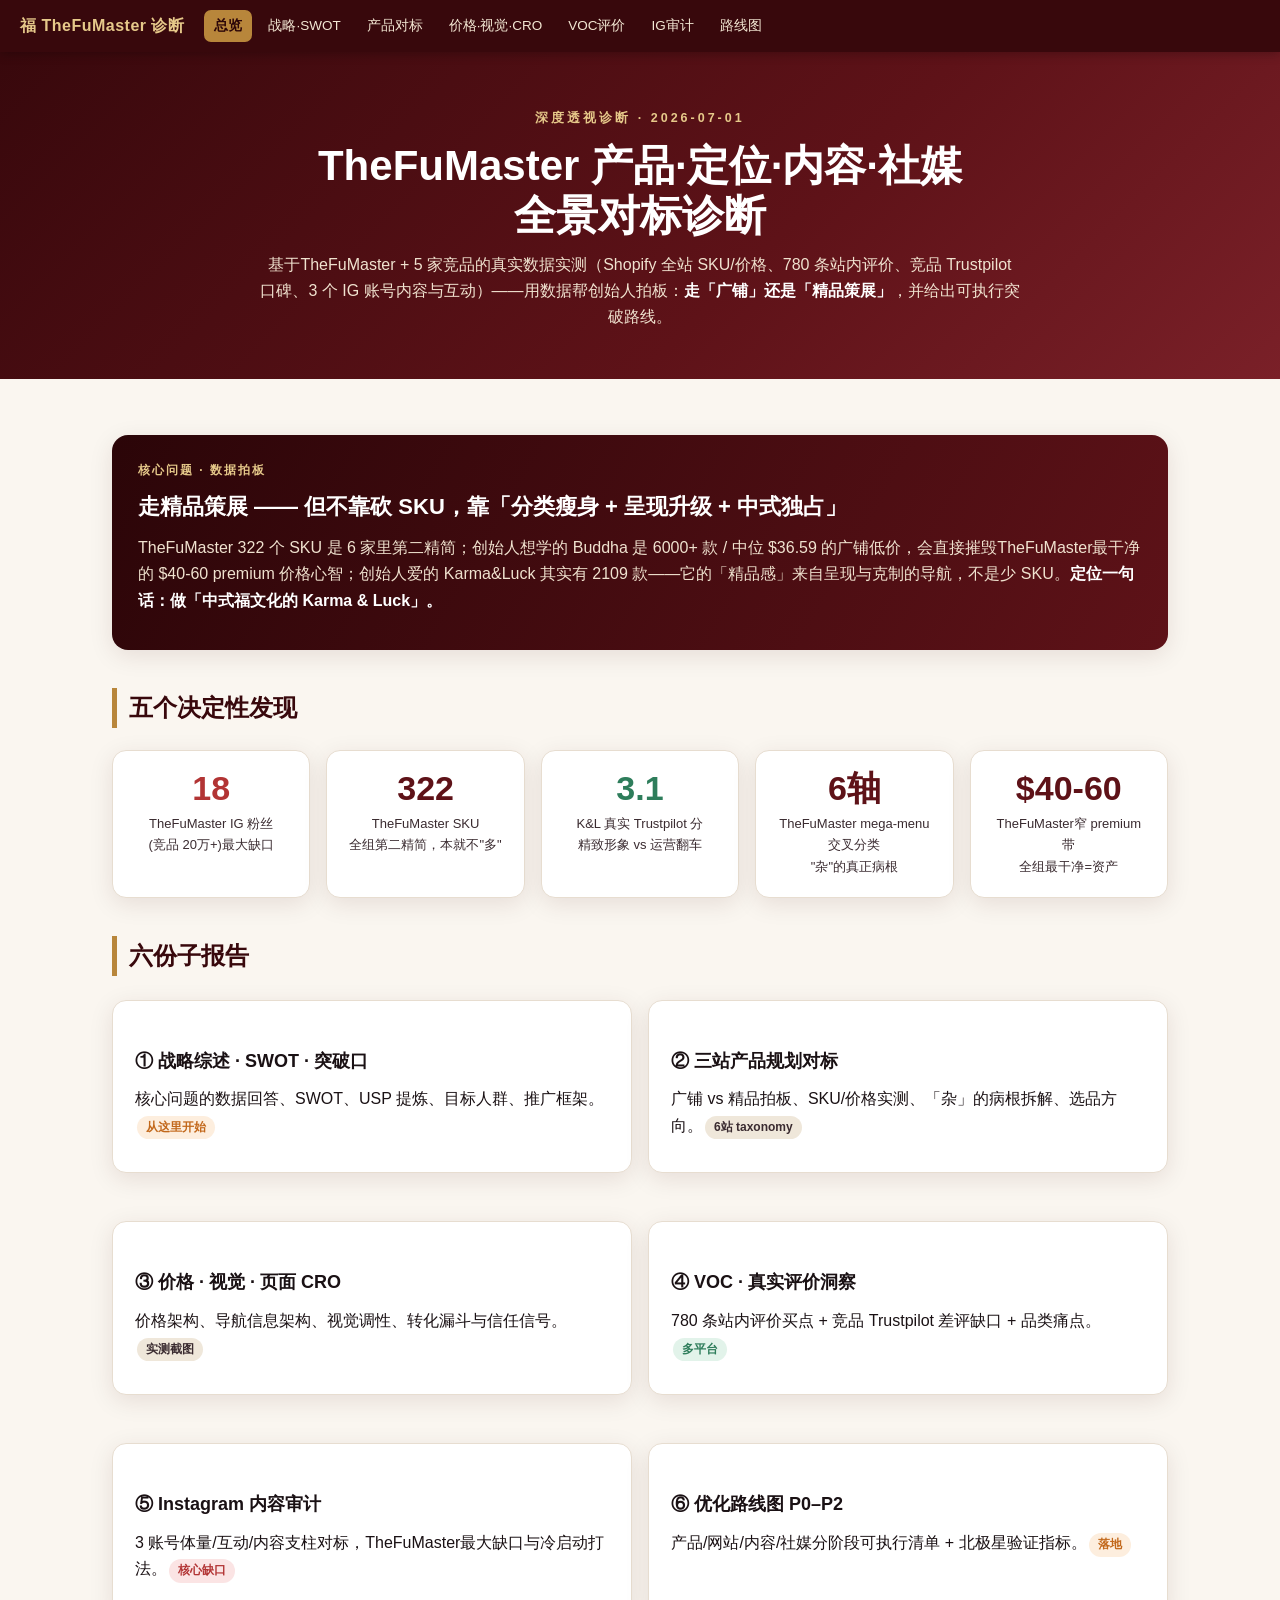
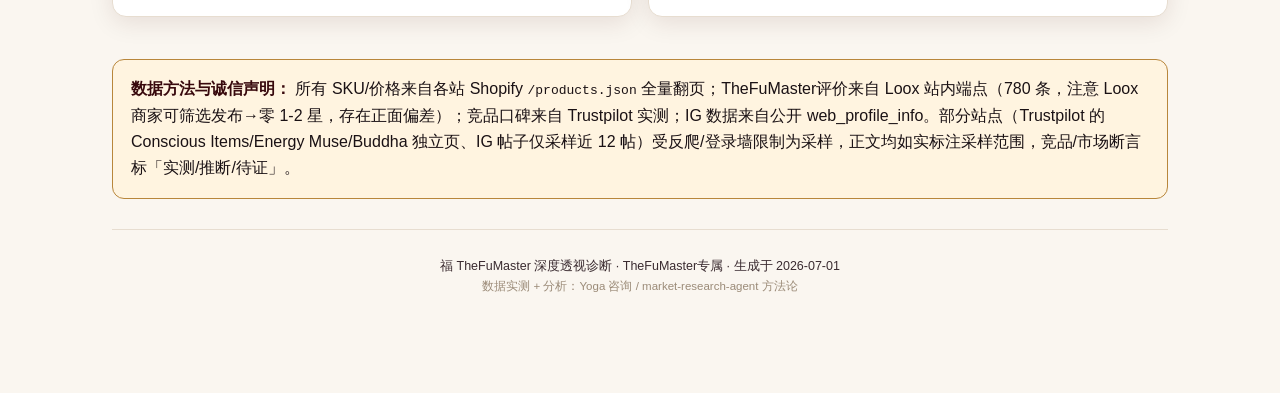
<file: index.html>
<!DOCTYPE html>
<html lang="zh-CN"><head>
<meta charset="utf-8"><meta name="viewport" content="width=device-width,initial-scale=1">
<title>TheFuMaster 深度透视诊断 · 报告中心</title>
<link rel="stylesheet" href="style.css">
</head><body>
<div class="topbar">
  <span class="brand">福 TheFuMaster 诊断</span>
  <a href="index.html" class="active">总览</a>
  <a href="strategy.html">战略·SWOT</a>
  <a href="product.html">产品对标</a>
  <a href="site_analysis.html">价格·视觉·CRO</a>
  <a href="reviews.html">VOC评价</a>
  <a href="instagram.html">IG审计</a>
  <a href="roadmap.html">路线图</a>
</div>

<div class="hero">
  <div class="kicker">深度透视诊断 · 2026-07-01</div>
  <h1>TheFuMaster 产品·定位·内容·社媒<br>全景对标诊断</h1>
  <p>基于TheFuMaster + 5 家竞品的真实数据实测（Shopify 全站 SKU/价格、780 条站内评价、竞品 Trustpilot 口碑、3 个 IG 账号内容与互动）——用数据帮创始人拍板：<b style="color:#fff">走「广铺」还是「精品策展」</b>，并给出可执行突破路线。</p>
</div>

<div class="wrap">

  <div class="verdict">
    <div class="lbl">核心问题 · 数据拍板</div>
    <h3>走精品策展 —— 但不靠砍 SKU，靠「分类瘦身 + 呈现升级 + 中式独占」</h3>
    <p>TheFuMaster 322 个 SKU 是 6 家里第二精简；创始人想学的 Buddha 是 6000+ 款 / 中位 $36.59 的广铺低价，会直接摧毁TheFuMaster最干净的 $40-60 premium 价格心智；创始人爱的 Karma&Luck 其实有 2109 款——它的「精品感」来自呈现与克制的导航，不是少 SKU。<b style="color:#fff">定位一句话：做「中式福文化的 Karma & Luck」。</b></p>
  </div>

  <h2>五个决定性发现</h2>
  <div class="stats">
    <div class="stat alert"><div class="n">18</div><div class="l">TheFuMaster IG 粉丝<br>(竞品 20万+)最大缺口</div></div>
    <div class="stat"><div class="n">322</div><div class="l">TheFuMaster SKU<br>全组第二精简，本就不"多"</div></div>
    <div class="stat good"><div class="n">3.1</div><div class="l">K&L 真实 Trustpilot 分<br>精致形象 vs 运营翻车</div></div>
    <div class="stat"><div class="n">6轴</div><div class="l">TheFuMaster mega-menu 交叉分类<br>"杂"的真正病根</div></div>
    <div class="stat"><div class="n">$40-60</div><div class="l">TheFuMaster窄 premium 带<br>全组最干净=资产</div></div>
  </div>

  <h2>六份子报告</h2>
  <div class="grid2">
    <a class="card" href="strategy.html" style="text-decoration:none;color:inherit">
      <h3>① 战略综述 · SWOT · 突破口</h3>
      <p>核心问题的数据回答、SWOT、USP 提炼、目标人群、推广框架。<span class="tag t-warn">从这里开始</span></p>
    </a>
    <a class="card" href="product.html" style="text-decoration:none;color:inherit">
      <h3>② 三站产品规划对标</h3>
      <p>广铺 vs 精品拍板、SKU/价格实测、「杂」的病根拆解、选品方向。<span class="tag t-neu">6站 taxonomy</span></p>
    </a>
    <a class="card" href="site_analysis.html" style="text-decoration:none;color:inherit">
      <h3>③ 价格 · 视觉 · 页面 CRO</h3>
      <p>价格架构、导航信息架构、视觉调性、转化漏斗与信任信号。<span class="tag t-neu">实测截图</span></p>
    </a>
    <a class="card" href="reviews.html" style="text-decoration:none;color:inherit">
      <h3>④ VOC · 真实评价洞察</h3>
      <p>780 条站内评价买点 + 竞品 Trustpilot 差评缺口 + 品类痛点。<span class="tag t-good">多平台</span></p>
    </a>
    <a class="card" href="instagram.html" style="text-decoration:none;color:inherit">
      <h3>⑤ Instagram 内容审计</h3>
      <p>3 账号体量/互动/内容支柱对标，TheFuMaster最大缺口与冷启动打法。<span class="tag t-bad">核心缺口</span></p>
    </a>
    <a class="card" href="roadmap.html" style="text-decoration:none;color:inherit">
      <h3>⑥ 优化路线图 P0–P2</h3>
      <p>产品/网站/内容/社媒分阶段可执行清单 + 北极星验证指标。<span class="tag t-warn">落地</span></p>
    </a>
  </div>

  <div class="callout co-key" style="margin-top:26px">
    <b>数据方法与诚信声明：</b> 所有 SKU/价格来自各站 Shopify <code>/products.json</code> 全量翻页；TheFuMaster评价来自 Loox 站内端点（780 条，注意 Loox 商家可筛选发布→零 1-2 星，存在正面偏差）；竞品口碑来自 Trustpilot 实测；IG 数据来自公开 web_profile_info。部分站点（Trustpilot 的 Conscious Items/Energy Muse/Buddha 独立页、IG 帖子仅采样近 12 帖）受反爬/登录墙限制为采样，正文均如实标注采样范围，竞品/市场断言标「实测/推断/待证」。
  </div>

  <div class="foot">
    福 TheFuMaster 深度透视诊断 · TheFuMaster专属 · 生成于 2026-07-01<br>
    <span class="src">数据实测 + 分析：Yoga 咨询 / market-research-agent 方法论</span>
  </div>
</div>
</body></html>
</file>
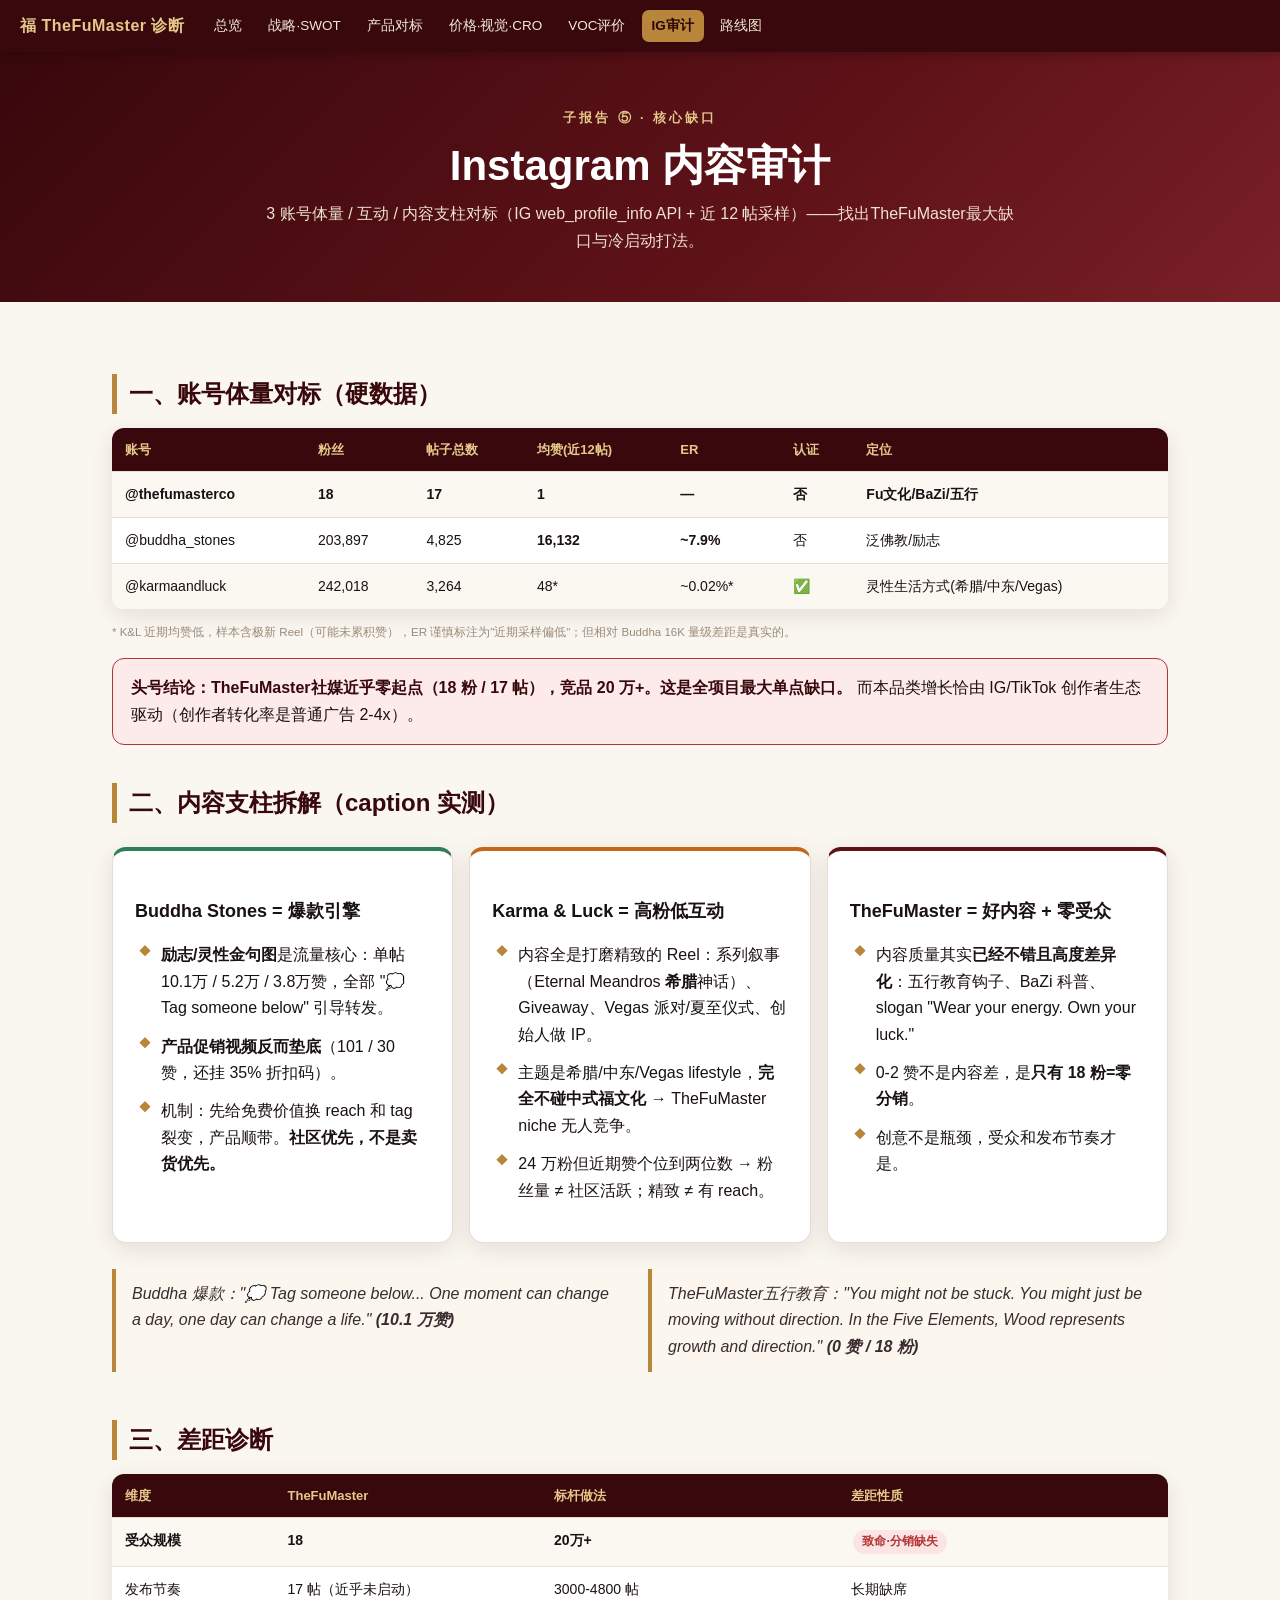
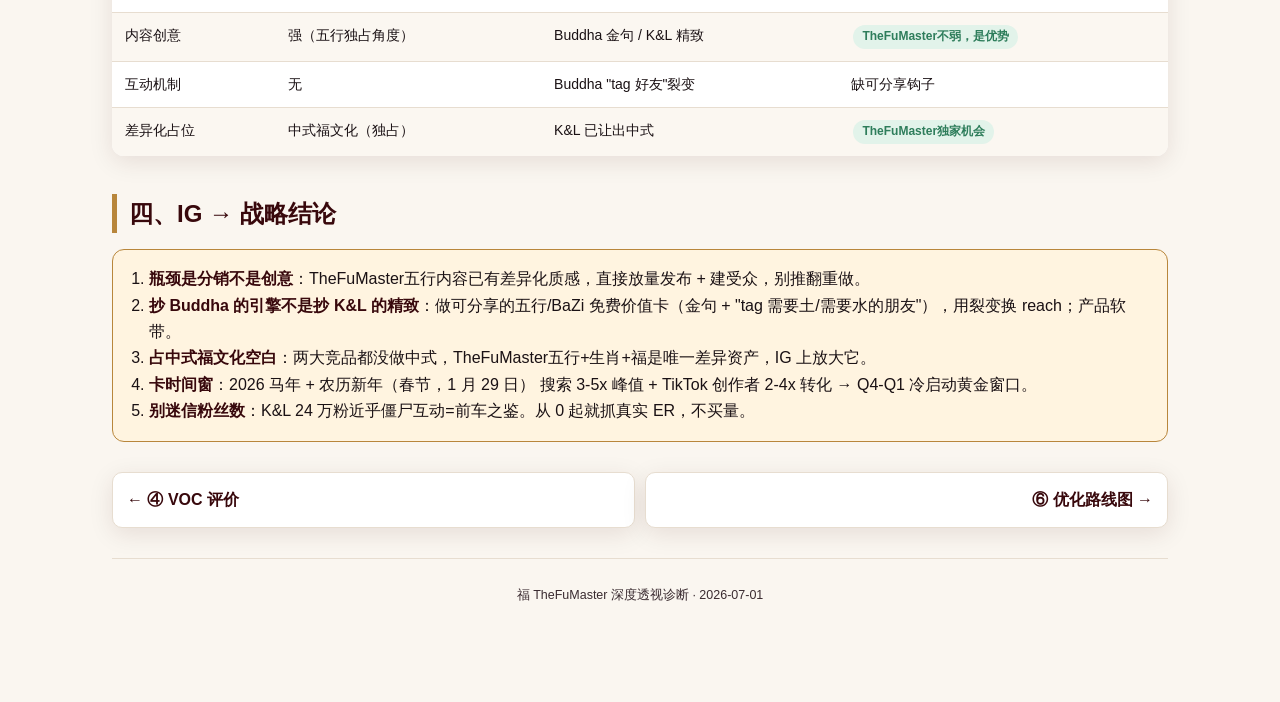
<file: instagram.html>
<!DOCTYPE html>
<html lang="zh-CN"><head>
<meta charset="utf-8"><meta name="viewport" content="width=device-width,initial-scale=1">
<title>⑤ Instagram 内容审计 — TheFuMaster 诊断</title>
<link rel="stylesheet" href="style.css">
</head><body>
<div class="topbar">
  <span class="brand">福 TheFuMaster 诊断</span>
  <a href="index.html">总览</a>
  <a href="strategy.html">战略·SWOT</a>
  <a href="product.html">产品对标</a>
  <a href="site_analysis.html">价格·视觉·CRO</a>
  <a href="reviews.html">VOC评价</a>
  <a href="instagram.html" class="active">IG审计</a>
  <a href="roadmap.html">路线图</a>
</div>
<div class="hero">
  <div class="kicker">子报告 ⑤ · 核心缺口</div>
  <h1>Instagram 内容审计</h1>
  <p>3 账号体量 / 互动 / 内容支柱对标（IG web_profile_info API + 近 12 帖采样）——找出TheFuMaster最大缺口与冷启动打法。</p>
</div>
<div class="wrap">

  <h2>一、账号体量对标（硬数据）</h2>
  <table>
    <tr><th>账号</th><th>粉丝</th><th>帖子总数</th><th>均赞(近12帖)</th><th>ER</th><th>认证</th><th>定位</th></tr>
    <tr class="hi"><td><b>@thefumasterco</b></td><td><b>18</b></td><td>17</td><td>1</td><td>—</td><td>否</td><td>Fu文化/BaZi/五行</td></tr>
    <tr><td>@buddha_stones</td><td>203,897</td><td>4,825</td><td><b>16,132</b></td><td><b>~7.9%</b></td><td>否</td><td>泛佛教/励志</td></tr>
    <tr><td>@karmaandluck</td><td>242,018</td><td>3,264</td><td>48*</td><td>~0.02%*</td><td>✅</td><td>灵性生活方式(希腊/中东/Vegas)</td></tr>
  </table>
  <p class="src">* K&L 近期均赞低，样本含极新 Reel（可能未累积赞），ER 谨慎标注为"近期采样偏低"；但相对 Buddha 16K 量级差距是真实的。</p>

  <div class="callout co-bad">
    <b>头号结论：TheFuMaster社媒近乎零起点（18 粉 / 17 帖），竞品 20 万+。这是全项目最大单点缺口。</b> 而本品类增长恰由 IG/TikTok 创作者生态驱动（创作者转化率是普通广告 2-4x）。
  </div>

  <h2>二、内容支柱拆解（caption 实测）</h2>
  <div class="grid3">
    <div class="card" style="border-top:4px solid var(--good)">
      <h3>Buddha Stones = 爆款引擎</h3>
      <ul class="clean">
        <li><b>励志/灵性金句图</b>是流量核心：单帖 10.1万 / 5.2万 / 3.8万赞，全部 "💭 Tag someone below" 引导转发。</li>
        <li><b>产品促销视频反而垫底</b>（101 / 30 赞，还挂 35% 折扣码）。</li>
        <li>机制：先给免费价值换 reach 和 tag 裂变，产品顺带。<b>社区优先，不是卖货优先。</b></li>
      </ul>
    </div>
    <div class="card" style="border-top:4px solid var(--warn)">
      <h3>Karma & Luck = 高粉低互动</h3>
      <ul class="clean">
        <li>内容全是打磨精致的 Reel：系列叙事（Eternal Meandros <b>希腊</b>神话）、Giveaway、Vegas 派对/夏至仪式、创始人做 IP。</li>
        <li>主题是希腊/中东/Vegas lifestyle，<b>完全不碰中式福文化</b> → TheFuMaster niche 无人竞争。</li>
        <li>24 万粉但近期赞个位到两位数 → 粉丝量 ≠ 社区活跃；精致 ≠ 有 reach。</li>
      </ul>
    </div>
    <div class="card" style="border-top:4px solid var(--red)">
      <h3>TheFuMaster = 好内容 + 零受众</h3>
      <ul class="clean">
        <li>内容质量其实<b>已经不错且高度差异化</b>：五行教育钩子、BaZi 科普、slogan "Wear your energy. Own your luck."</li>
        <li>0-2 赞不是内容差，是<b>只有 18 粉=零分销</b>。</li>
        <li>创意不是瓶颈，受众和发布节奏才是。</li>
      </ul>
    </div>
  </div>
  <div class="grid2">
    <div class="quote">Buddha 爆款："💭 Tag someone below... One moment can change a day, one day can change a life." <b>(10.1 万赞)</b></div>
    <div class="quote">TheFuMaster五行教育："You might not be stuck. You might just be moving without direction. In the Five Elements, Wood represents growth and direction." <b>(0 赞 / 18 粉)</b></div>
  </div>

  <h2>三、差距诊断</h2>
  <table>
    <tr><th>维度</th><th>TheFuMaster</th><th>标杆做法</th><th>差距性质</th></tr>
    <tr class="hi"><td>受众规模</td><td>18</td><td>20万+</td><td><span class="tag t-bad">致命·分销缺失</span></td></tr>
    <tr><td>发布节奏</td><td>17 帖（近乎未启动）</td><td>3000-4800 帖</td><td>长期缺席</td></tr>
    <tr><td>内容创意</td><td>强（五行独占角度）</td><td>Buddha 金句 / K&L 精致</td><td><span class="tag t-good">TheFuMaster不弱，是优势</span></td></tr>
    <tr><td>互动机制</td><td>无</td><td>Buddha "tag 好友"裂变</td><td>缺可分享钩子</td></tr>
    <tr><td>差异化占位</td><td>中式福文化（独占）</td><td>K&L 已让出中式</td><td><span class="tag t-good">TheFuMaster独家机会</span></td></tr>
  </table>

  <h2>四、IG → 战略结论</h2>
  <div class="callout co-key">
    <ol style="margin-left:18px">
      <li><b>瓶颈是分销不是创意</b>：TheFuMaster五行内容已有差异化质感，直接放量发布 + 建受众，别推翻重做。</li>
      <li><b>抄 Buddha 的引擎不是抄 K&L 的精致</b>：做可分享的五行/BaZi 免费价值卡（金句 + "tag 需要土/需要水的朋友"），用裂变换 reach；产品软带。</li>
      <li><b>占中式福文化空白</b>：两大竞品都没做中式，TheFuMaster五行+生肖+福是唯一差异资产，IG 上放大它。</li>
      <li><b>卡时间窗</b>：2026 马年 + 农历新年（春节，1 月 29 日） 搜索 3-5x 峰值 + TikTok 创作者 2-4x 转化 → Q4-Q1 冷启动黄金窗口。</li>
      <li><b>别迷信粉丝数</b>：K&L 24 万粉近乎僵尸互动=前车之鉴。从 0 起就抓真实 ER，不买量。</li>
    </ol>
  </div>

  <div class="pagenav">
    <a href="reviews.html">← ④ VOC 评价</a>
    <a class="next" href="roadmap.html">⑥ 优化路线图 →</a>
  </div>
  <div class="foot">福 TheFuMaster 深度透视诊断 · 2026-07-01</div>
</div>
</body></html>
</file>
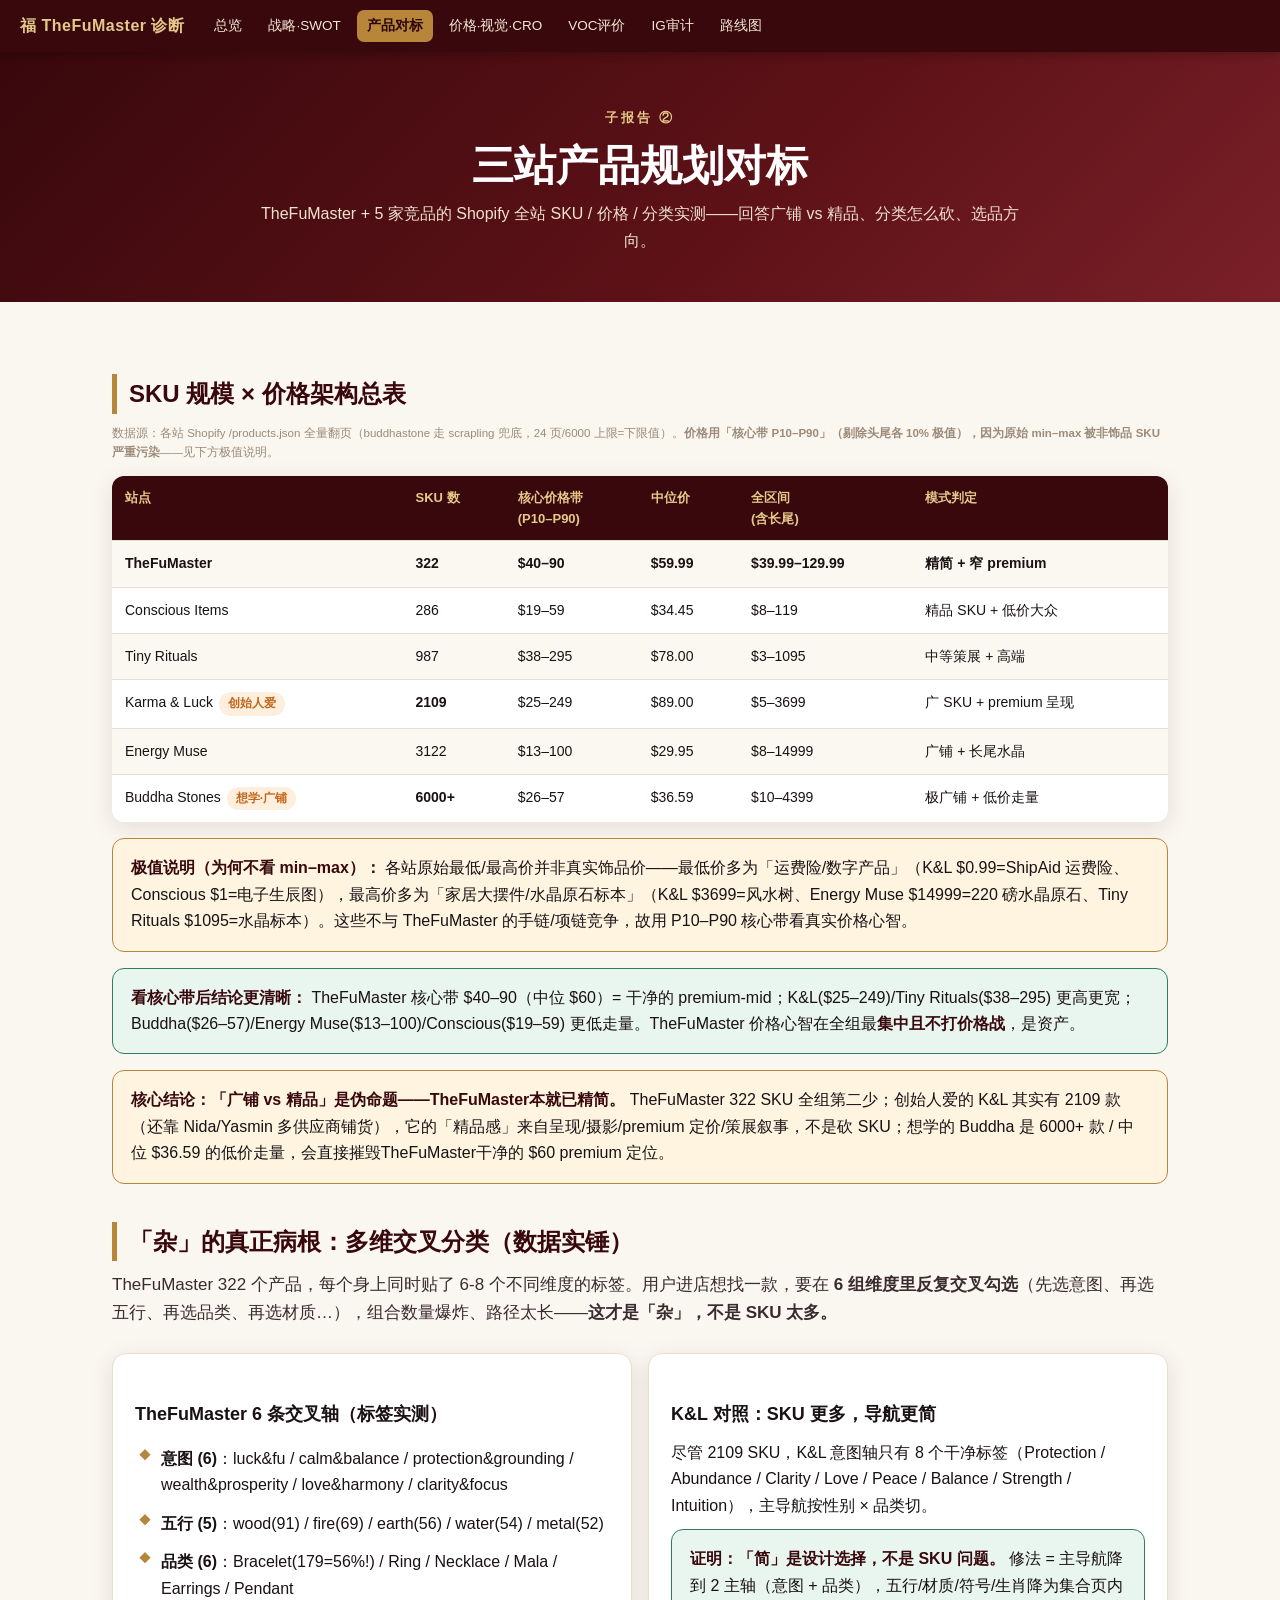
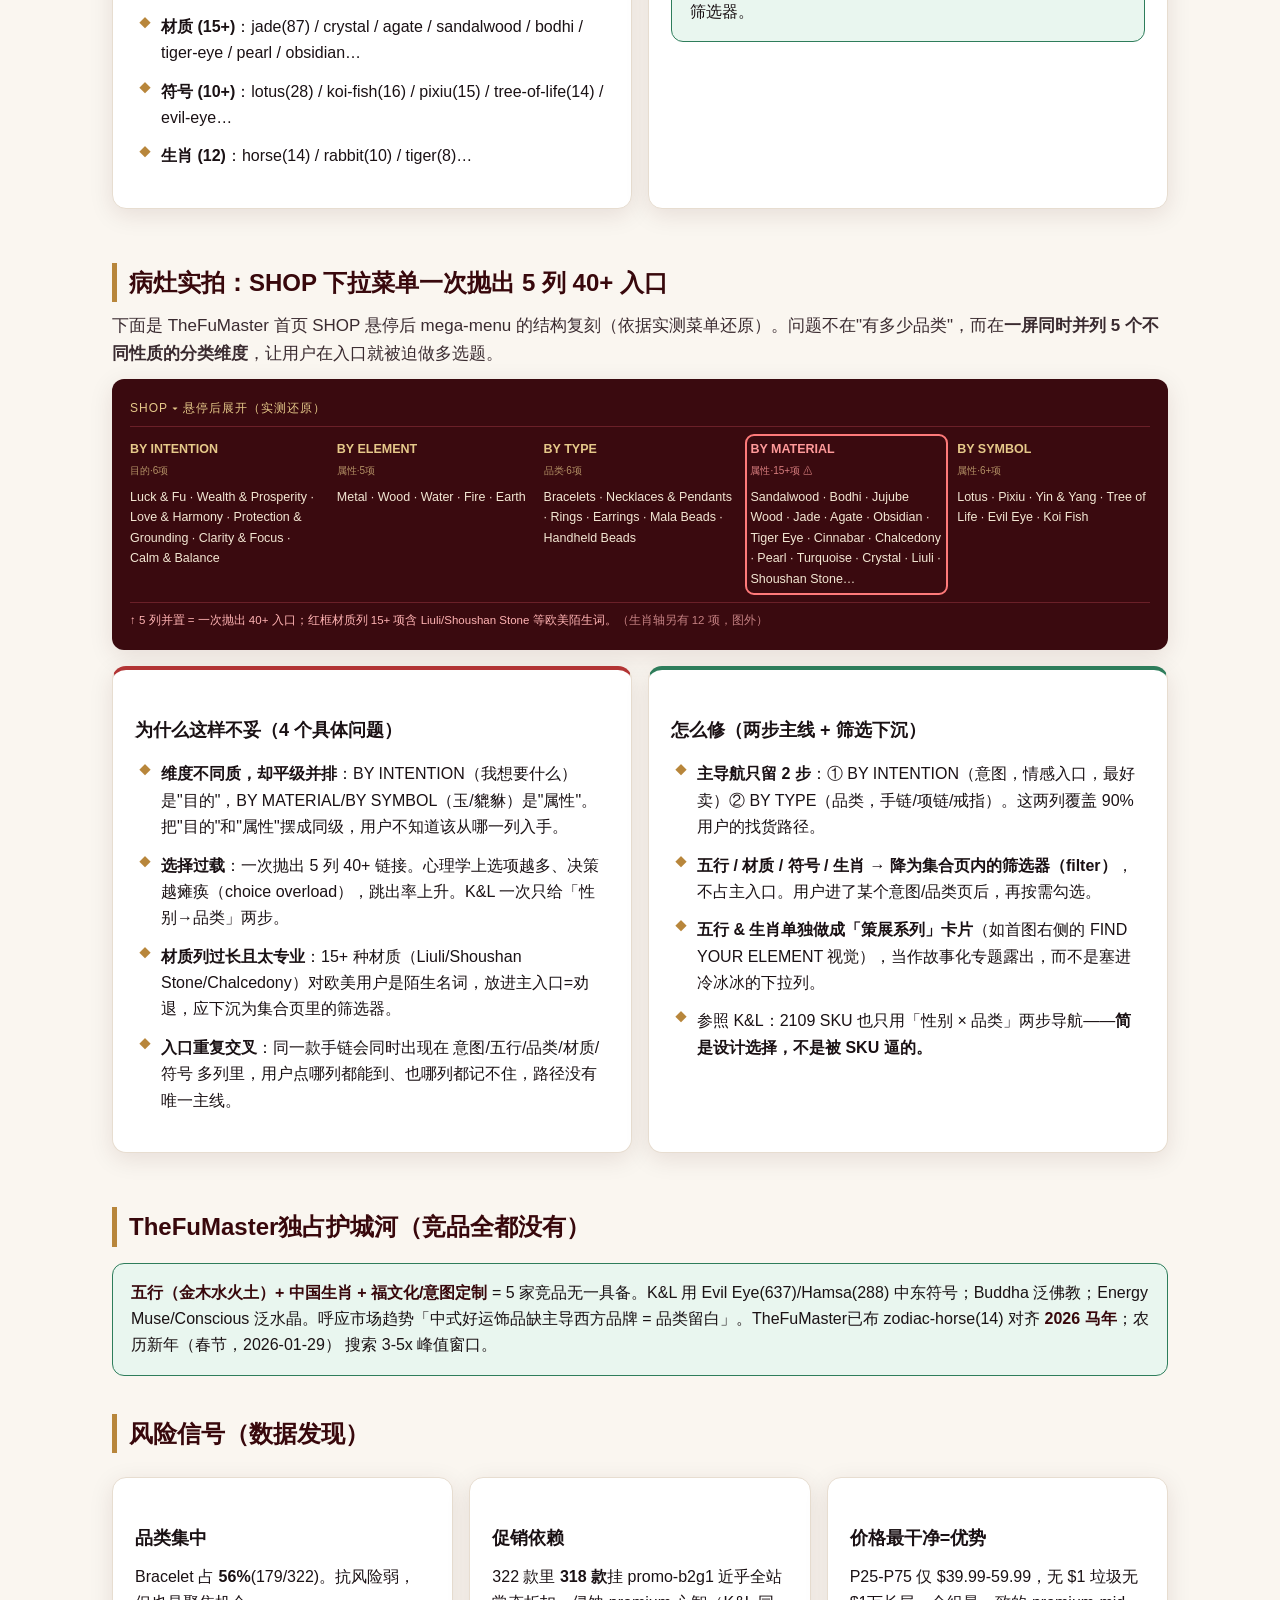
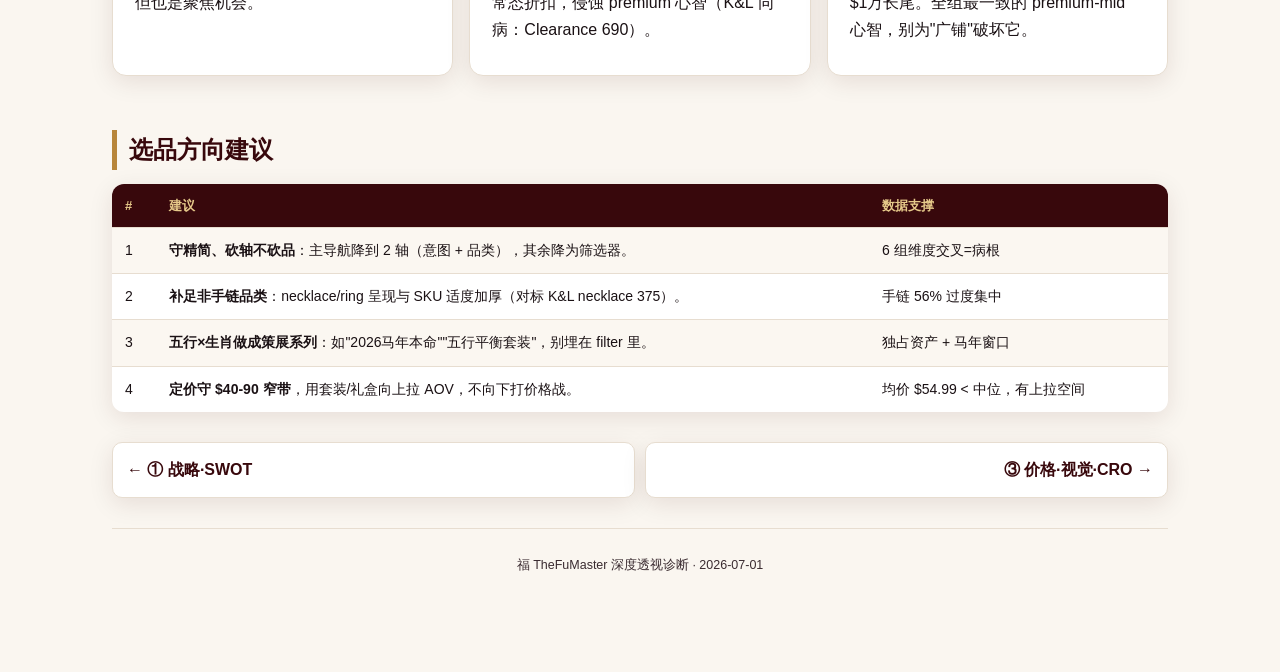
<file: product.html>
<!DOCTYPE html>
<html lang="zh-CN"><head>
<meta charset="utf-8"><meta name="viewport" content="width=device-width,initial-scale=1">
<title>② 三站产品规划对标 — TheFuMaster 诊断</title>
<link rel="stylesheet" href="style.css">
</head><body>
<div class="topbar">
  <span class="brand">福 TheFuMaster 诊断</span>
  <a href="index.html">总览</a>
  <a href="strategy.html">战略·SWOT</a>
  <a href="product.html" class="active">产品对标</a>
  <a href="site_analysis.html">价格·视觉·CRO</a>
  <a href="reviews.html">VOC评价</a>
  <a href="instagram.html">IG审计</a>
  <a href="roadmap.html">路线图</a>
</div>
<div class="hero">
  <div class="kicker">子报告 ②</div>
  <h1>三站产品规划对标</h1>
  <p>TheFuMaster + 5 家竞品的 Shopify 全站 SKU / 价格 / 分类实测——回答广铺 vs 精品、分类怎么砍、选品方向。</p>
</div>
<div class="wrap">

  <h2>SKU 规模 × 价格架构总表</h2>
  <p class="src">数据源：各站 Shopify /products.json 全量翻页（buddhastone 走 scrapling 兜底，24 页/6000 上限=下限值）。<b>价格用「核心带 P10–P90」（剔除头尾各 10% 极值），因为原始 min–max 被非饰品 SKU 严重污染</b>——见下方极值说明。</p>
  <table>
    <tr><th>站点</th><th>SKU 数</th><th>核心价格带<br>(P10–P90)</th><th>中位价</th><th>全区间<br>(含长尾)</th><th>模式判定</th></tr>
    <tr class="hi"><td><b>TheFuMaster</b></td><td>322</td><td><b>$40–90</b></td><td>$59.99</td><td>$39.99–129.99</td><td>精简 + 窄 premium</td></tr>
    <tr><td>Conscious Items</td><td>286</td><td>$19–59</td><td>$34.45</td><td>$8–119</td><td>精品 SKU + 低价大众</td></tr>
    <tr><td>Tiny Rituals</td><td>987</td><td>$38–295</td><td>$78.00</td><td>$3–1095</td><td>中等策展 + 高端</td></tr>
    <tr><td>Karma & Luck <span class="tag t-warn">创始人爱</span></td><td><b>2109</b></td><td>$25–249</td><td>$89.00</td><td>$5–3699</td><td>广 SKU + premium 呈现</td></tr>
    <tr><td>Energy Muse</td><td>3122</td><td>$13–100</td><td>$29.95</td><td>$8–14999</td><td>广铺 + 长尾水晶</td></tr>
    <tr><td>Buddha Stones <span class="tag t-warn">想学·广铺</span></td><td><b>6000+</b></td><td>$26–57</td><td>$36.59</td><td>$10–4399</td><td>极广铺 + 低价走量</td></tr>
  </table>
  <div class="callout co-key">
    <b>极值说明（为何不看 min–max）：</b> 各站原始最低/最高价并非真实饰品价——最低价多为「运费险/数字产品」（K&L $0.99=ShipAid 运费险、Conscious $1=电子生辰图），最高价多为「家居大摆件/水晶原石标本」（K&L $3699=风水树、Energy Muse $14999=220 磅水晶原石、Tiny Rituals $1095=水晶标本）。这些不与 TheFuMaster 的手链/项链竞争，故用 P10–P90 核心带看真实价格心智。
  </div>
  <div class="callout co-good">
    <b>看核心带后结论更清晰：</b> TheFuMaster 核心带 $40–90（中位 $60）= 干净的 premium-mid；K&L($25–249)/Tiny Rituals($38–295) 更高更宽；Buddha($26–57)/Energy Muse($13–100)/Conscious($19–59) 更低走量。TheFuMaster 价格心智在全组最<b>集中且不打价格战</b>，是资产。
  </div>

  <div class="callout co-key">
    <b>核心结论：「广铺 vs 精品」是伪命题——TheFuMaster本就已精简。</b>
    TheFuMaster 322 SKU 全组第二少；创始人爱的 K&L 其实有 2109 款（还靠 Nida/Yasmin 多供应商铺货），它的「精品感」来自呈现/摄影/premium 定价/策展叙事，不是砍 SKU；想学的 Buddha 是 6000+ 款 / 中位 $36.59 的低价走量，会直接摧毁TheFuMaster干净的 $60 premium 定位。
  </div>

  <h2>「杂」的真正病根：多维交叉分类（数据实锤）</h2>
  <p class="lead">TheFuMaster 322 个产品，每个身上同时贴了 6-8 个不同维度的标签。用户进店想找一款，要在 <b>6 组维度里反复交叉勾选</b>（先选意图、再选五行、再选品类、再选材质…），组合数量爆炸、路径太长——<b>这才是「杂」，不是 SKU 太多。</b></p>
  <div class="grid2">
    <div class="card"><h3>TheFuMaster 6 条交叉轴（标签实测）</h3>
      <ul class="clean">
        <li><b>意图 (6)</b>：luck&fu / calm&balance / protection&grounding / wealth&prosperity / love&harmony / clarity&focus</li>
        <li><b>五行 (5)</b>：wood(91) / fire(69) / earth(56) / water(54) / metal(52)</li>
        <li><b>品类 (6)</b>：Bracelet(179=56%!) / Ring / Necklace / Mala / Earrings / Pendant</li>
        <li><b>材质 (15+)</b>：jade(87) / crystal / agate / sandalwood / bodhi / tiger-eye / pearl / obsidian…</li>
        <li><b>符号 (10+)</b>：lotus(28) / koi-fish(16) / pixiu(15) / tree-of-life(14) / evil-eye…</li>
        <li><b>生肖 (12)</b>：horse(14) / rabbit(10) / tiger(8)…</li>
      </ul>
    </div>
    <div class="card"><h3>K&L 对照：SKU 更多，导航更简</h3>
      <p>尽管 2109 SKU，K&L 意图轴只有 8 个干净标签（Protection / Abundance / Clarity / Love / Peace / Balance / Strength / Intuition），主导航按性别 × 品类切。</p>
      <div class="callout co-good" style="margin-top:10px"><b>证明：「简」是设计选择，不是 SKU 问题。</b> 修法 = 主导航降到 2 主轴（意图 + 品类），五行/材质/符号/生肖降为集合页内筛选器。</div>
    </div>
  </div>

  <h2>病灶实拍：SHOP 下拉菜单一次抛出 5 列 40+ 入口</h2>
  <p class="lead">下面是 TheFuMaster 首页 SHOP 悬停后 mega-menu 的结构复刻（依据实测菜单还原）。问题不在"有多少品类"，而在<b>一屏同时并列 5 个不同性质的分类维度</b>，让用户在入口就被迫做多选题。</p>
  <div style="background:#3a0a0f;border-radius:12px;padding:20px 18px;box-shadow:var(--shadow);overflow-x:auto">
    <div style="color:#e6c98a;font-size:12px;letter-spacing:1px;margin-bottom:12px;border-bottom:1px solid #6a2028;padding-bottom:8px">SHOP ▾ 悬停后展开（实测还原）</div>
    <div style="display:grid;grid-template-columns:repeat(5,1fr);gap:14px;color:#f3e7d3;font-size:12.5px;min-width:640px">
      <div><div style="color:#e6c98a;font-weight:700;margin-bottom:6px">BY INTENTION<br><span style="font-weight:400;font-size:10px;opacity:.7">目的·6项</span></div>Luck & Fu · Wealth & Prosperity · Love & Harmony · Protection & Grounding · Clarity & Focus · Calm & Balance</div>
      <div><div style="color:#e6c98a;font-weight:700;margin-bottom:6px">BY ELEMENT<br><span style="font-weight:400;font-size:10px;opacity:.7">属性·5项</span></div>Metal · Wood · Water · Fire · Earth</div>
      <div><div style="color:#e6c98a;font-weight:700;margin-bottom:6px">BY TYPE<br><span style="font-weight:400;font-size:10px;opacity:.7">品类·6项</span></div>Bracelets · Necklaces & Pendants · Rings · Earrings · Mala Beads · Handheld Beads</div>
      <div style="outline:2px solid #ff7a7a;outline-offset:3px;border-radius:4px"><div style="color:#ff9a9a;font-weight:700;margin-bottom:6px">BY MATERIAL<br><span style="font-weight:400;font-size:10px;opacity:.8">属性·15+项 ⚠</span></div>Sandalwood · Bodhi · Jujube Wood · Jade · Agate · Obsidian · Tiger Eye · Cinnabar · Chalcedony · Pearl · Turquoise · Crystal · Liuli · Shoushan Stone…</div>
      <div><div style="color:#e6c98a;font-weight:700;margin-bottom:6px">BY SYMBOL<br><span style="font-weight:400;font-size:10px;opacity:.7">属性·6+项</span></div>Lotus · Pixiu · Yin & Yang · Tree of Life · Evil Eye · Koi Fish</div>
    </div>
    <div style="color:#ffb3b3;font-size:11.5px;margin-top:12px;border-top:1px solid #6a2028;padding-top:8px">↑ 5 列并置 = 一次抛出 40+ 入口；红框材质列 15+ 项含 Liuli/Shoushan Stone 等欧美陌生词。<span style="opacity:.7">（生肖轴另有 12 项，图外）</span></div>
  </div>

  <div class="grid2">
    <div class="card" style="border-top:4px solid var(--bad)"><h3>为什么这样不妥（4 个具体问题）</h3>
      <ul class="clean">
        <li><b>维度不同质，却平级并排</b>：BY INTENTION（我想要什么）是"目的"，BY MATERIAL/BY SYMBOL（玉/貔貅）是"属性"。把"目的"和"属性"摆成同级，用户不知道该从哪一列入手。</li>
        <li><b>选择过载</b>：一次抛出 5 列 40+ 链接。心理学上选项越多、决策越瘫痪（choice overload），跳出率上升。K&L 一次只给「性别→品类」两步。</li>
        <li><b>材质列过长且太专业</b>：15+ 种材质（Liuli/Shoushan Stone/Chalcedony）对欧美用户是陌生名词，放进主入口=劝退，应下沉为集合页里的筛选器。</li>
        <li><b>入口重复交叉</b>：同一款手链会同时出现在 意图/五行/品类/材质/符号 多列里，用户点哪列都能到、也哪列都记不住，路径没有唯一主线。</li>
      </ul>
    </div>
    <div class="card" style="border-top:4px solid var(--good)"><h3>怎么修（两步主线 + 筛选下沉）</h3>
      <ul class="clean">
        <li><b>主导航只留 2 步</b>：① BY INTENTION（意图，情感入口，最好卖）② BY TYPE（品类，手链/项链/戒指）。这两列覆盖 90% 用户的找货路径。</li>
        <li><b>五行 / 材质 / 符号 / 生肖 → 降为集合页内的筛选器（filter）</b>，不占主入口。用户进了某个意图/品类页后，再按需勾选。</li>
        <li><b>五行 & 生肖单独做成「策展系列」卡片</b>（如首图右侧的 FIND YOUR ELEMENT 视觉），当作故事化专题露出，而不是塞进冷冰冰的下拉列。</li>
        <li>参照 K&L：2109 SKU 也只用「性别 × 品类」两步导航——<b>简是设计选择，不是被 SKU 逼的。</b></li>
      </ul>
    </div>
  </div>

  <h2>TheFuMaster独占护城河（竞品全都没有）</h2>
  <div class="callout co-good">
    <b>五行（金木水火土）+ 中国生肖 + 福文化/意图定制</b> = 5 家竞品无一具备。K&L 用 Evil Eye(637)/Hamsa(288) 中东符号；Buddha 泛佛教；Energy Muse/Conscious 泛水晶。呼应市场趋势「中式好运饰品缺主导西方品牌 = 品类留白」。TheFuMaster已布 zodiac-horse(14) 对齐 <b>2026 马年</b>；农历新年（春节，2026-01-29） 搜索 3-5x 峰值窗口。
  </div>

  <h2>风险信号（数据发现）</h2>
  <div class="grid3">
    <div class="card"><h3>品类集中</h3><p>Bracelet 占 <b>56%</b>(179/322)。抗风险弱，但也是聚焦机会。</p></div>
    <div class="card"><h3>促销依赖</h3><p>322 款里 <b>318 款</b>挂 promo-b2g1 近乎全站常态折扣，侵蚀 premium 心智（K&L 同病：Clearance 690）。</p></div>
    <div class="card"><h3>价格最干净=优势</h3><p>P25-P75 仅 $39.99-59.99，无 $1 垃圾无 $1万长尾。全组最一致的 premium-mid 心智，别为"广铺"破坏它。</p></div>
  </div>

  <h2>选品方向建议</h2>
  <table>
    <tr><th>#</th><th>建议</th><th>数据支撑</th></tr>
    <tr><td>1</td><td><b>守精简、砍轴不砍品</b>：主导航降到 2 轴（意图 + 品类），其余降为筛选器。</td><td>6 组维度交叉=病根</td></tr>
    <tr><td>2</td><td><b>补足非手链品类</b>：necklace/ring 呈现与 SKU 适度加厚（对标 K&L necklace 375）。</td><td>手链 56% 过度集中</td></tr>
    <tr><td>3</td><td><b>五行×生肖做成策展系列</b>：如"2026马年本命""五行平衡套装"，别埋在 filter 里。</td><td>独占资产 + 马年窗口</td></tr>
    <tr><td>4</td><td><b>定价守 $40-90 窄带</b>，用套装/礼盒向上拉 AOV，不向下打价格战。</td><td>均价 $54.99 < 中位，有上拉空间</td></tr>
  </table>

  <div class="pagenav">
    <a href="strategy.html">← ① 战略·SWOT</a>
    <a class="next" href="site_analysis.html">③ 价格·视觉·CRO →</a>
  </div>
  <div class="foot">福 TheFuMaster 深度透视诊断 · 2026-07-01</div>
</div>
</body></html>
</file>
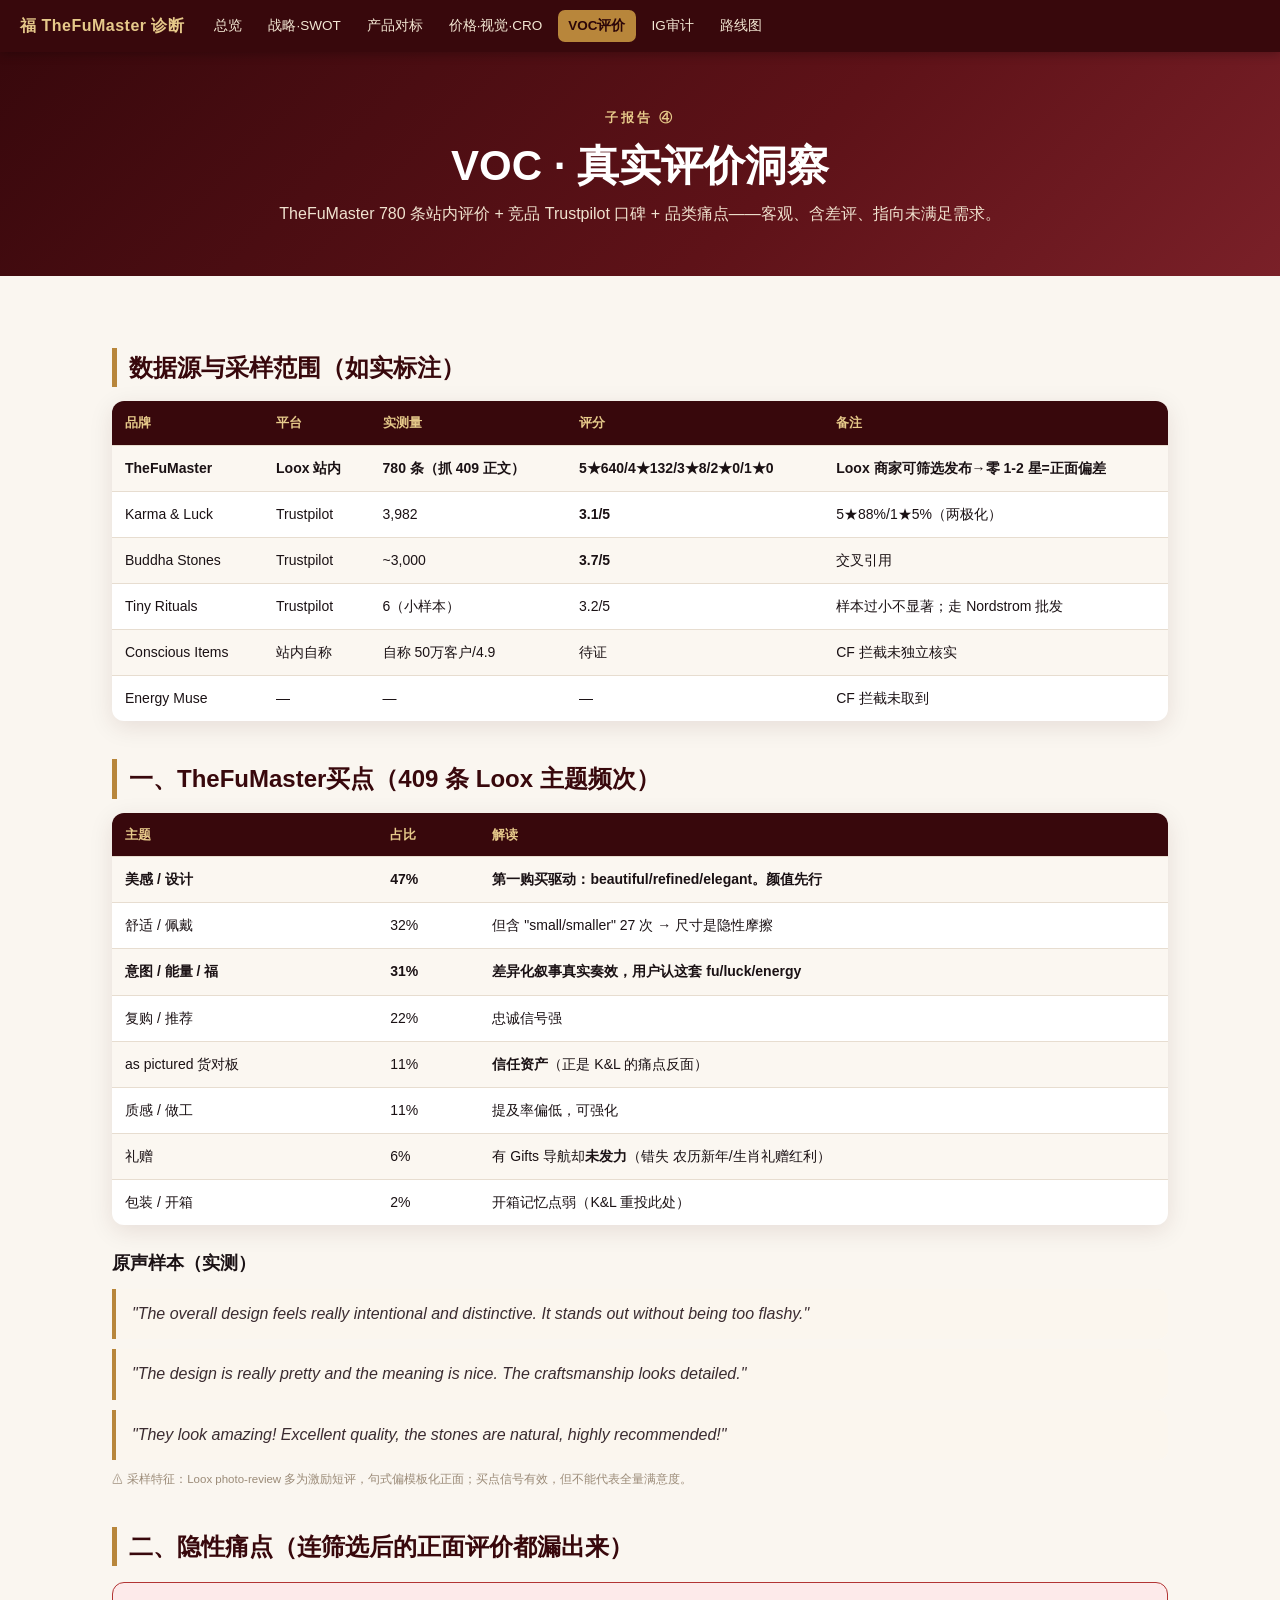
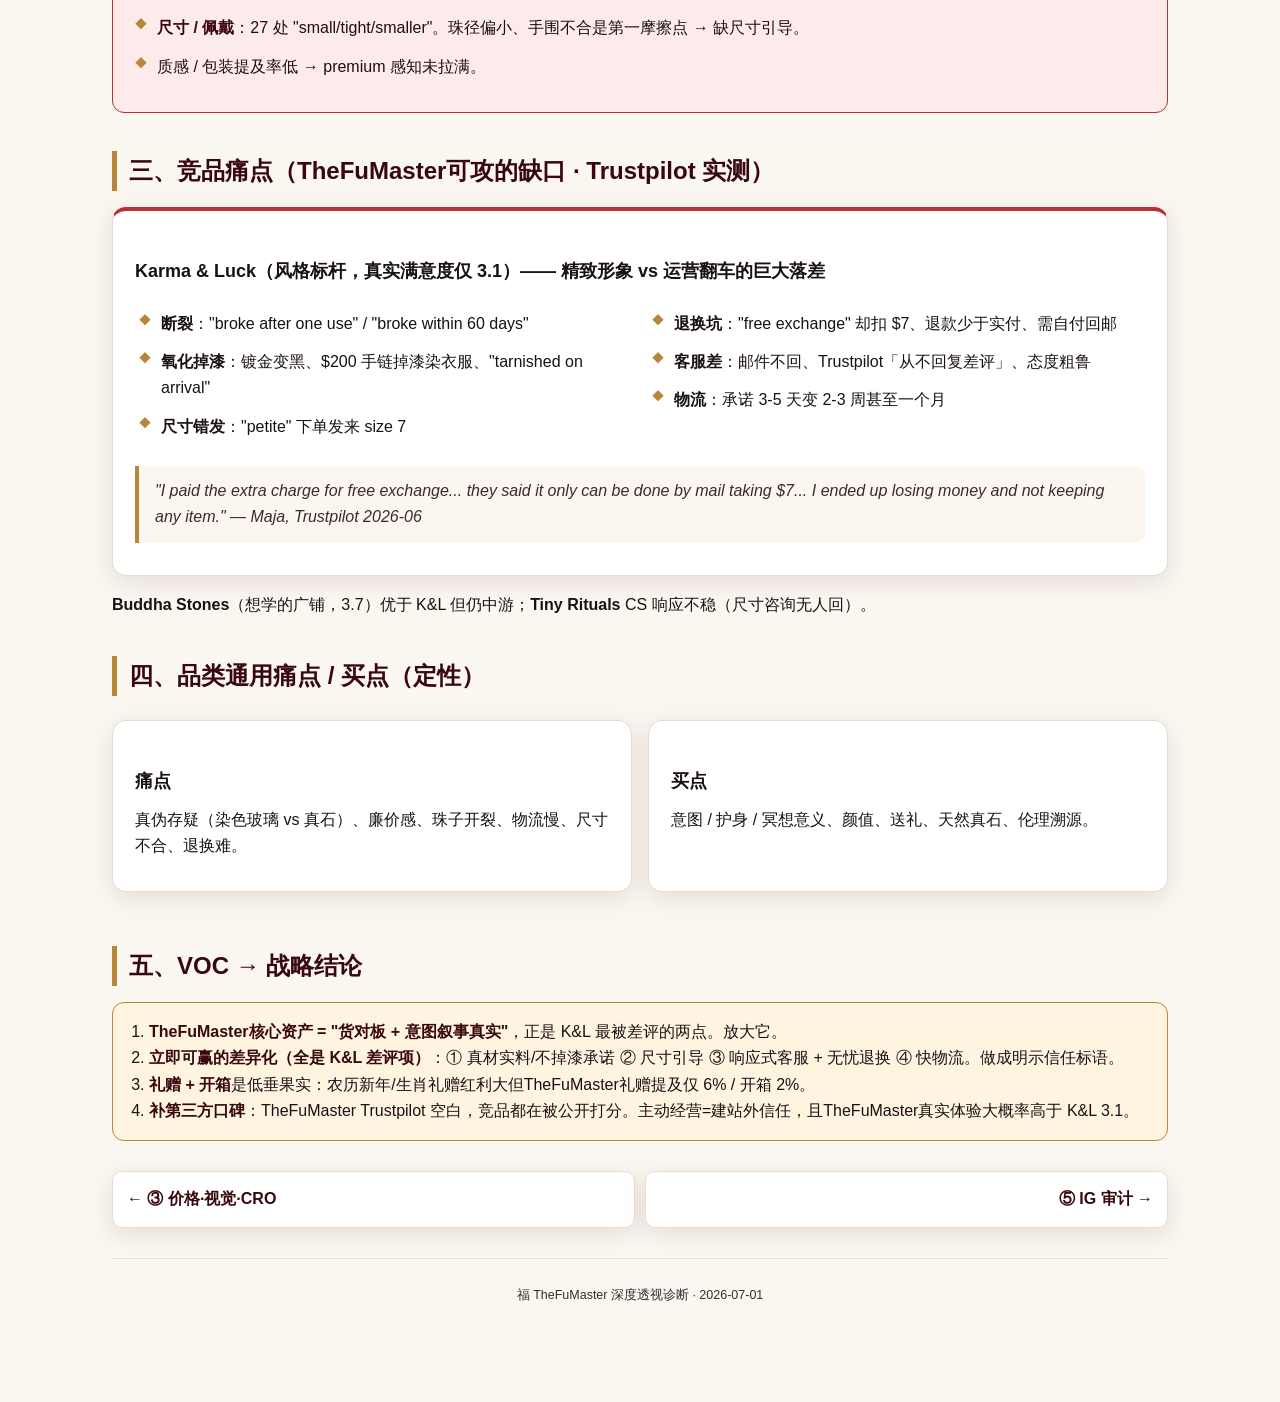
<file: reviews.html>
<!DOCTYPE html>
<html lang="zh-CN"><head>
<meta charset="utf-8"><meta name="viewport" content="width=device-width,initial-scale=1">
<title>④ VOC · 真实评价洞察 — TheFuMaster 诊断</title>
<link rel="stylesheet" href="style.css">
</head><body>
<div class="topbar">
  <span class="brand">福 TheFuMaster 诊断</span>
  <a href="index.html">总览</a>
  <a href="strategy.html">战略·SWOT</a>
  <a href="product.html">产品对标</a>
  <a href="site_analysis.html">价格·视觉·CRO</a>
  <a href="reviews.html" class="active">VOC评价</a>
  <a href="instagram.html">IG审计</a>
  <a href="roadmap.html">路线图</a>
</div>
<div class="hero">
  <div class="kicker">子报告 ④</div>
  <h1>VOC · 真实评价洞察</h1>
  <p>TheFuMaster 780 条站内评价 + 竞品 Trustpilot 口碑 + 品类痛点——客观、含差评、指向未满足需求。</p>
</div>
<div class="wrap">

  <h2>数据源与采样范围（如实标注）</h2>
  <table>
    <tr><th>品牌</th><th>平台</th><th>实测量</th><th>评分</th><th>备注</th></tr>
    <tr class="hi"><td><b>TheFuMaster</b></td><td>Loox 站内</td><td>780 条（抓 409 正文）</td><td>5★640/4★132/3★8/2★0/<b>1★0</b></td><td>Loox 商家可筛选发布→<b>零 1-2 星=正面偏差</b></td></tr>
    <tr><td>Karma & Luck</td><td>Trustpilot</td><td>3,982</td><td><b>3.1/5</b></td><td>5★88%/1★5%（两极化）</td></tr>
    <tr><td>Buddha Stones</td><td>Trustpilot</td><td>~3,000</td><td><b>3.7/5</b></td><td>交叉引用</td></tr>
    <tr><td>Tiny Rituals</td><td>Trustpilot</td><td>6（小样本）</td><td>3.2/5</td><td>样本过小不显著；走 Nordstrom 批发</td></tr>
    <tr><td>Conscious Items</td><td>站内自称</td><td>自称 50万客户/4.9</td><td>待证</td><td>CF 拦截未独立核实</td></tr>
    <tr><td>Energy Muse</td><td>—</td><td>—</td><td>—</td><td>CF 拦截未取到</td></tr>
  </table>

  <h2>一、TheFuMaster买点（409 条 Loox 主题频次）</h2>
  <table>
    <tr><th>主题</th><th>占比</th><th>解读</th></tr>
    <tr class="hi"><td><b>美感 / 设计</b></td><td>47%</td><td>第一购买驱动：beautiful/refined/elegant。颜值先行</td></tr>
    <tr><td>舒适 / 佩戴</td><td>32%</td><td>但含 "small/smaller" 27 次 → 尺寸是隐性摩擦</td></tr>
    <tr class="hi"><td><b>意图 / 能量 / 福</b></td><td>31%</td><td>差异化叙事真实奏效，用户认这套 fu/luck/energy</td></tr>
    <tr><td>复购 / 推荐</td><td>22%</td><td>忠诚信号强</td></tr>
    <tr><td>as pictured 货对板</td><td>11%</td><td><b>信任资产</b>（正是 K&L 的痛点反面）</td></tr>
    <tr><td>质感 / 做工</td><td>11%</td><td>提及率偏低，可强化</td></tr>
    <tr><td>礼赠</td><td>6%</td><td>有 Gifts 导航却<b>未发力</b>（错失 农历新年/生肖礼赠红利）</td></tr>
    <tr><td>包装 / 开箱</td><td>2%</td><td>开箱记忆点弱（K&L 重投此处）</td></tr>
  </table>
  <h3>原声样本（实测）</h3>
  <div class="quote">"The overall design feels really intentional and distinctive. It stands out without being too flashy."</div>
  <div class="quote">"The design is really pretty and the meaning is nice. The craftsmanship looks detailed."</div>
  <div class="quote">"They look amazing! Excellent quality, the stones are natural, highly recommended!"</div>
  <p class="src">⚠ 采样特征：Loox photo-review 多为激励短评，句式偏模板化正面；买点信号有效，但不能代表全量满意度。</p>

  <h2>二、隐性痛点（连筛选后的正面评价都漏出来）</h2>
  <div class="callout co-bad">
    <ul class="clean">
      <li><b>尺寸 / 佩戴</b>：27 处 "small/tight/smaller"。珠径偏小、手围不合是第一摩擦点 → 缺尺寸引导。</li>
      <li>质感 / 包装提及率低 → premium 感知未拉满。</li>
    </ul>
  </div>

  <h2>三、竞品痛点（TheFuMaster可攻的缺口 · Trustpilot 实测）</h2>
  <div class="card" style="border-top:4px solid var(--bad)">
    <h3>Karma & Luck（风格标杆，真实满意度仅 3.1）—— 精致形象 vs 运营翻车的巨大落差</h3>
    <div class="grid2">
      <ul class="clean">
        <li><b>断裂</b>："broke after one use" / "broke within 60 days"</li>
        <li><b>氧化掉漆</b>：镀金变黑、$200 手链掉漆染衣服、"tarnished on arrival"</li>
        <li><b>尺寸错发</b>："petite" 下单发来 size 7</li>
      </ul>
      <ul class="clean">
        <li><b>退换坑</b>："free exchange" 却扣 $7、退款少于实付、需自付回邮</li>
        <li><b>客服差</b>：邮件不回、Trustpilot「从不回复差评」、态度粗鲁</li>
        <li><b>物流</b>：承诺 3-5 天变 2-3 周甚至一个月</li>
      </ul>
    </div>
    <div class="quote">"I paid the extra charge for free exchange... they said it only can be done by mail taking $7... I ended up losing money and not keeping any item." — Maja, Trustpilot 2026-06</div>
  </div>
  <p><b>Buddha Stones</b>（想学的广铺，3.7）优于 K&L 但仍中游；<b>Tiny Rituals</b> CS 响应不稳（尺寸咨询无人回）。</p>

  <h2>四、品类通用痛点 / 买点（定性）</h2>
  <div class="grid2">
    <div class="card"><h3>痛点</h3><p>真伪存疑（染色玻璃 vs 真石）、廉价感、珠子开裂、物流慢、尺寸不合、退换难。</p></div>
    <div class="card"><h3>买点</h3><p>意图 / 护身 / 冥想意义、颜值、送礼、天然真石、伦理溯源。</p></div>
  </div>

  <h2>五、VOC → 战略结论</h2>
  <div class="callout co-key">
    <ol style="margin-left:18px">
      <li><b>TheFuMaster核心资产 = "货对板 + 意图叙事真实"</b>，正是 K&L 最被差评的两点。放大它。</li>
      <li><b>立即可赢的差异化（全是 K&L 差评项）</b>：① 真材实料/不掉漆承诺 ② 尺寸引导 ③ 响应式客服 + 无忧退换 ④ 快物流。做成明示信任标语。</li>
      <li><b>礼赠 + 开箱</b>是低垂果实：农历新年/生肖礼赠红利大但TheFuMaster礼赠提及仅 6% / 开箱 2%。</li>
      <li><b>补第三方口碑</b>：TheFuMaster Trustpilot 空白，竞品都在被公开打分。主动经营=建站外信任，且TheFuMaster真实体验大概率高于 K&L 3.1。</li>
    </ol>
  </div>

  <div class="pagenav">
    <a href="site_analysis.html">← ③ 价格·视觉·CRO</a>
    <a class="next" href="instagram.html">⑤ IG 审计 →</a>
  </div>
  <div class="foot">福 TheFuMaster 深度透视诊断 · 2026-07-01</div>
</div>
</body></html>
</file>
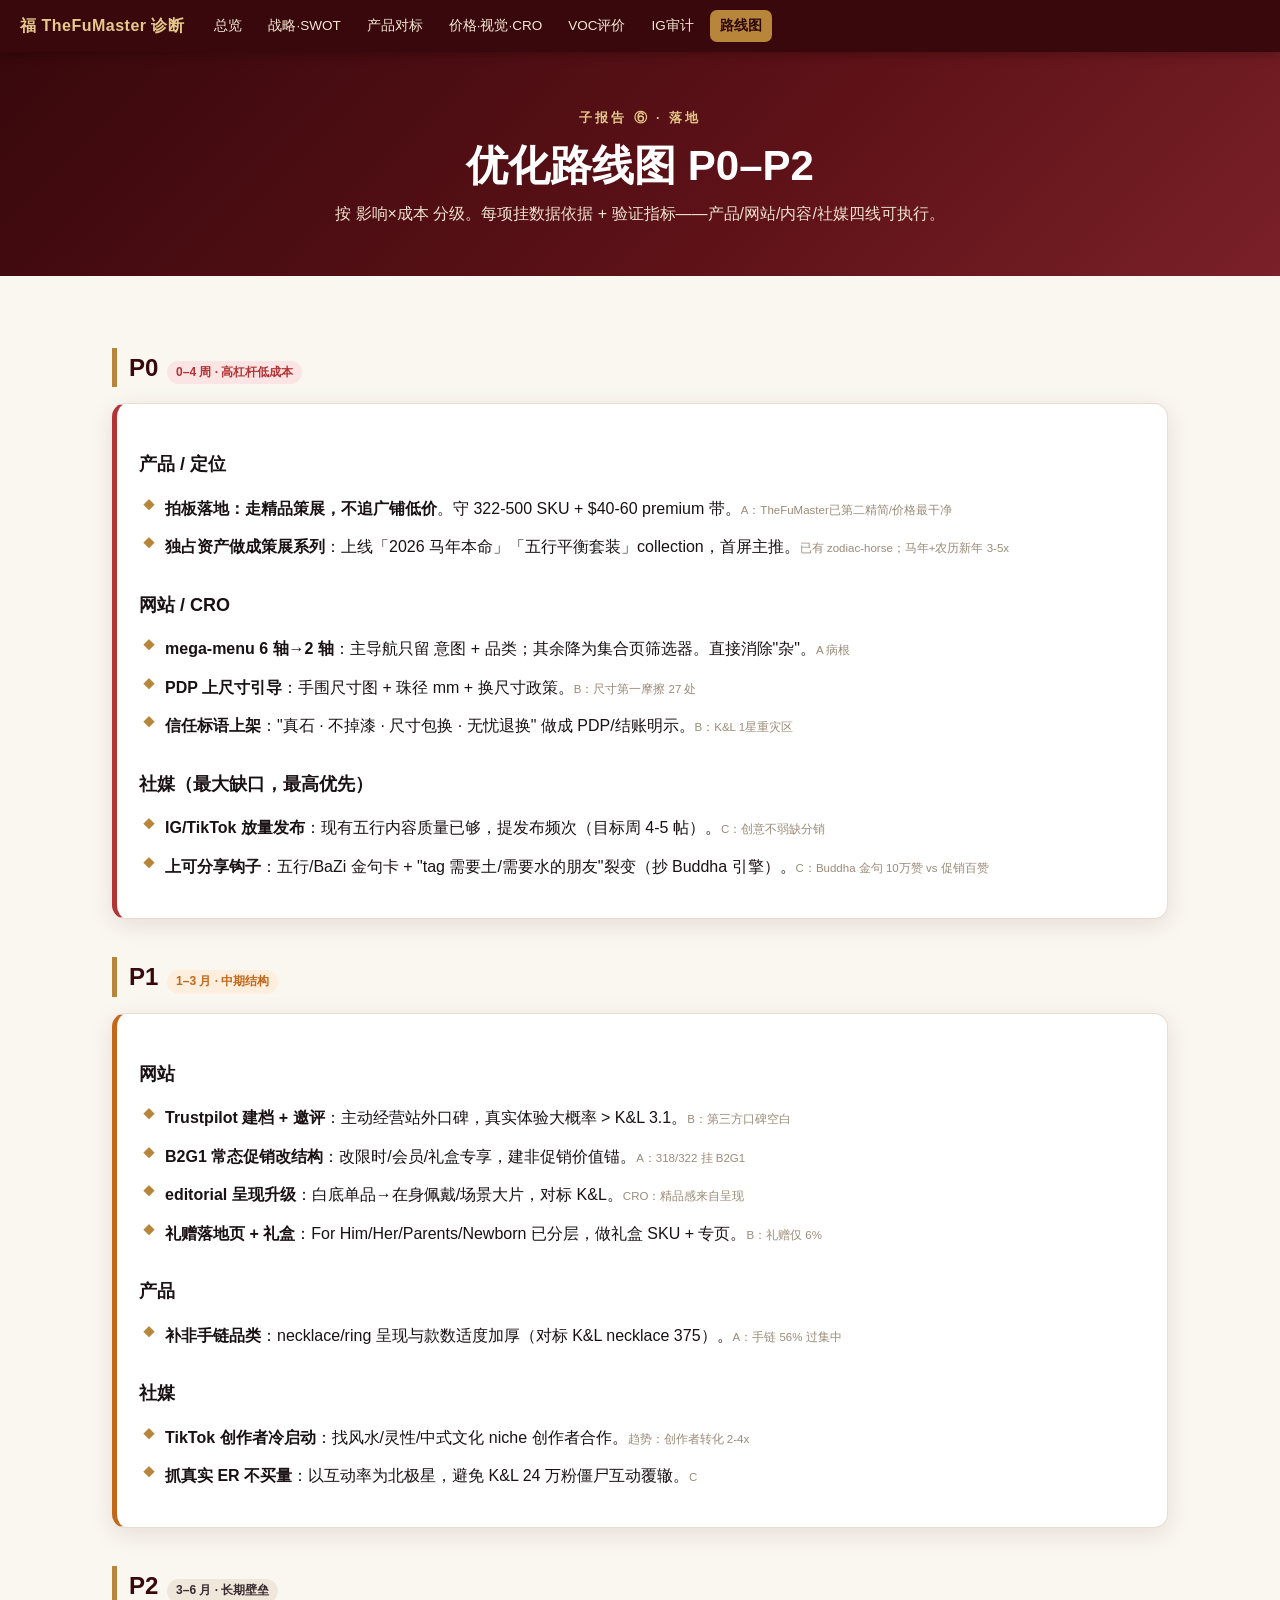
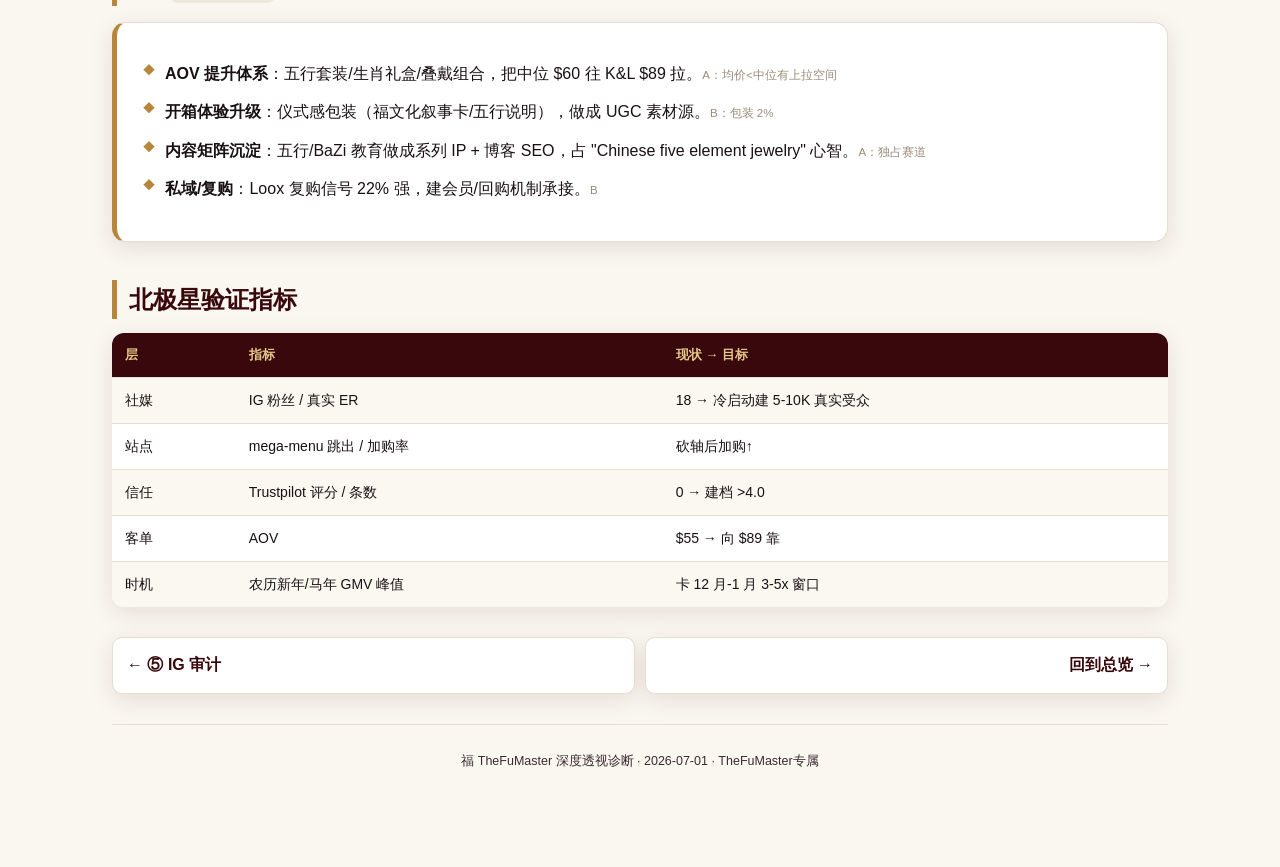
<file: roadmap.html>
<!DOCTYPE html>
<html lang="zh-CN"><head>
<meta charset="utf-8"><meta name="viewport" content="width=device-width,initial-scale=1">
<title>⑥ 优化路线图 P0–P2 — TheFuMaster 诊断</title>
<link rel="stylesheet" href="style.css">
</head><body>
<div class="topbar">
  <span class="brand">福 TheFuMaster 诊断</span>
  <a href="index.html">总览</a>
  <a href="strategy.html">战略·SWOT</a>
  <a href="product.html">产品对标</a>
  <a href="site_analysis.html">价格·视觉·CRO</a>
  <a href="reviews.html">VOC评价</a>
  <a href="instagram.html">IG审计</a>
  <a href="roadmap.html" class="active">路线图</a>
</div>
<div class="hero">
  <div class="kicker">子报告 ⑥ · 落地</div>
  <h1>优化路线图 P0–P2</h1>
  <p>按 影响×成本 分级。每项挂数据依据 + 验证指标——产品/网站/内容/社媒四线可执行。</p>
</div>
<div class="wrap">

  <h2>P0 <span class="tag t-bad">0–4 周 · 高杠杆低成本</span></h2>
  <div class="card" style="border-left:5px solid var(--bad)">
    <h3>产品 / 定位</h3>
    <ul class="clean">
      <li><b>拍板落地：走精品策展，不追广铺低价</b>。守 322-500 SKU + $40-60 premium 带。<span class="src">A：TheFuMaster已第二精简/价格最干净</span></li>
      <li><b>独占资产做成策展系列</b>：上线「2026 马年本命」「五行平衡套装」collection，首屏主推。<span class="src">已有 zodiac-horse；马年+农历新年 3-5x</span></li>
    </ul>
    <h3>网站 / CRO</h3>
    <ul class="clean">
      <li><b>mega-menu 6 轴→2 轴</b>：主导航只留 意图 + 品类；其余降为集合页筛选器。直接消除"杂"。<span class="src">A 病根</span></li>
      <li><b>PDP 上尺寸引导</b>：手围尺寸图 + 珠径 mm + 换尺寸政策。<span class="src">B：尺寸第一摩擦 27 处</span></li>
      <li><b>信任标语上架</b>："真石 · 不掉漆 · 尺寸包换 · 无忧退换" 做成 PDP/结账明示。<span class="src">B：K&L 1星重灾区</span></li>
    </ul>
    <h3>社媒（最大缺口，最高优先）</h3>
    <ul class="clean">
      <li><b>IG/TikTok 放量发布</b>：现有五行内容质量已够，提发布频次（目标周 4-5 帖）。<span class="src">C：创意不弱缺分销</span></li>
      <li><b>上可分享钩子</b>：五行/BaZi 金句卡 + "tag 需要土/需要水的朋友"裂变（抄 Buddha 引擎）。<span class="src">C：Buddha 金句 10万赞 vs 促销百赞</span></li>
    </ul>
  </div>

  <h2>P1 <span class="tag t-warn">1–3 月 · 中期结构</span></h2>
  <div class="card" style="border-left:5px solid var(--warn)">
    <h3>网站</h3>
    <ul class="clean">
      <li><b>Trustpilot 建档 + 邀评</b>：主动经营站外口碑，真实体验大概率 &gt; K&L 3.1。<span class="src">B：第三方口碑空白</span></li>
      <li><b>B2G1 常态促销改结构</b>：改限时/会员/礼盒专享，建非促销价值锚。<span class="src">A：318/322 挂 B2G1</span></li>
      <li><b>editorial 呈现升级</b>：白底单品→在身佩戴/场景大片，对标 K&L。<span class="src">CRO：精品感来自呈现</span></li>
      <li><b>礼赠落地页 + 礼盒</b>：For Him/Her/Parents/Newborn 已分层，做礼盒 SKU + 专页。<span class="src">B：礼赠仅 6%</span></li>
    </ul>
    <h3>产品</h3>
    <ul class="clean">
      <li><b>补非手链品类</b>：necklace/ring 呈现与款数适度加厚（对标 K&L necklace 375）。<span class="src">A：手链 56% 过集中</span></li>
    </ul>
    <h3>社媒</h3>
    <ul class="clean">
      <li><b>TikTok 创作者冷启动</b>：找风水/灵性/中式文化 niche 创作者合作。<span class="src">趋势：创作者转化 2-4x</span></li>
      <li><b>抓真实 ER 不买量</b>：以互动率为北极星，避免 K&L 24 万粉僵尸互动覆辙。<span class="src">C</span></li>
    </ul>
  </div>

  <h2>P2 <span class="tag t-neu">3–6 月 · 长期壁垒</span></h2>
  <div class="card" style="border-left:5px solid var(--gold)">
    <ul class="clean">
      <li><b>AOV 提升体系</b>：五行套装/生肖礼盒/叠戴组合，把中位 $60 往 K&L $89 拉。<span class="src">A：均价<中位有上拉空间</span></li>
      <li><b>开箱体验升级</b>：仪式感包装（福文化叙事卡/五行说明），做成 UGC 素材源。<span class="src">B：包装 2%</span></li>
      <li><b>内容矩阵沉淀</b>：五行/BaZi 教育做成系列 IP + 博客 SEO，占 "Chinese five element jewelry" 心智。<span class="src">A：独占赛道</span></li>
      <li><b>私域/复购</b>：Loox 复购信号 22% 强，建会员/回购机制承接。<span class="src">B</span></li>
    </ul>
  </div>

  <h2>北极星验证指标</h2>
  <table>
    <tr><th>层</th><th>指标</th><th>现状 → 目标</th></tr>
    <tr><td>社媒</td><td>IG 粉丝 / 真实 ER</td><td>18 → 冷启动建 5-10K 真实受众</td></tr>
    <tr><td>站点</td><td>mega-menu 跳出 / 加购率</td><td>砍轴后加购↑</td></tr>
    <tr><td>信任</td><td>Trustpilot 评分 / 条数</td><td>0 → 建档 &gt;4.0</td></tr>
    <tr><td>客单</td><td>AOV</td><td>$55 → 向 $89 靠</td></tr>
    <tr><td>时机</td><td>农历新年/马年 GMV 峰值</td><td>卡 12 月-1 月 3-5x 窗口</td></tr>
  </table>

  <div class="pagenav">
    <a href="instagram.html">← ⑤ IG 审计</a>
    <a class="next" href="index.html">回到总览 →</a>
  </div>
  <div class="foot">福 TheFuMaster 深度透视诊断 · 2026-07-01 · TheFuMaster专属</div>
</div>
</body></html>
</file>
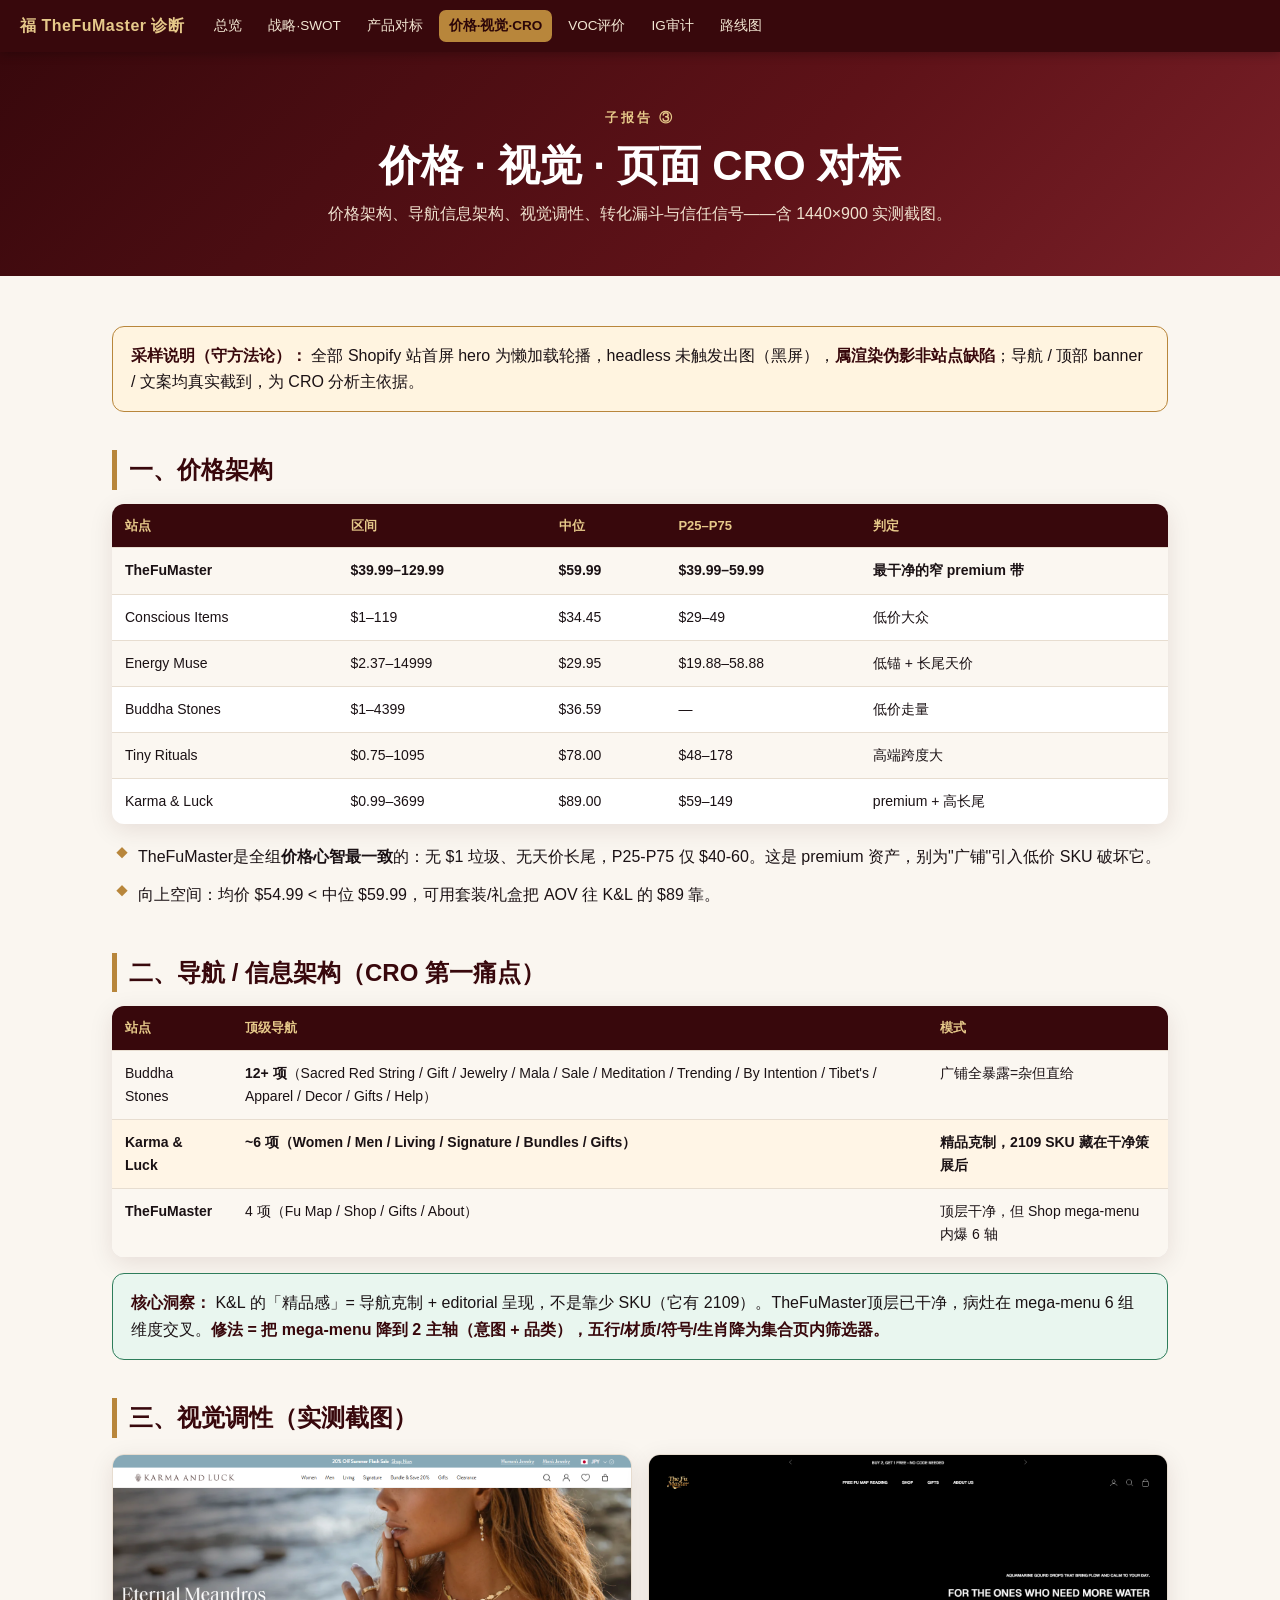
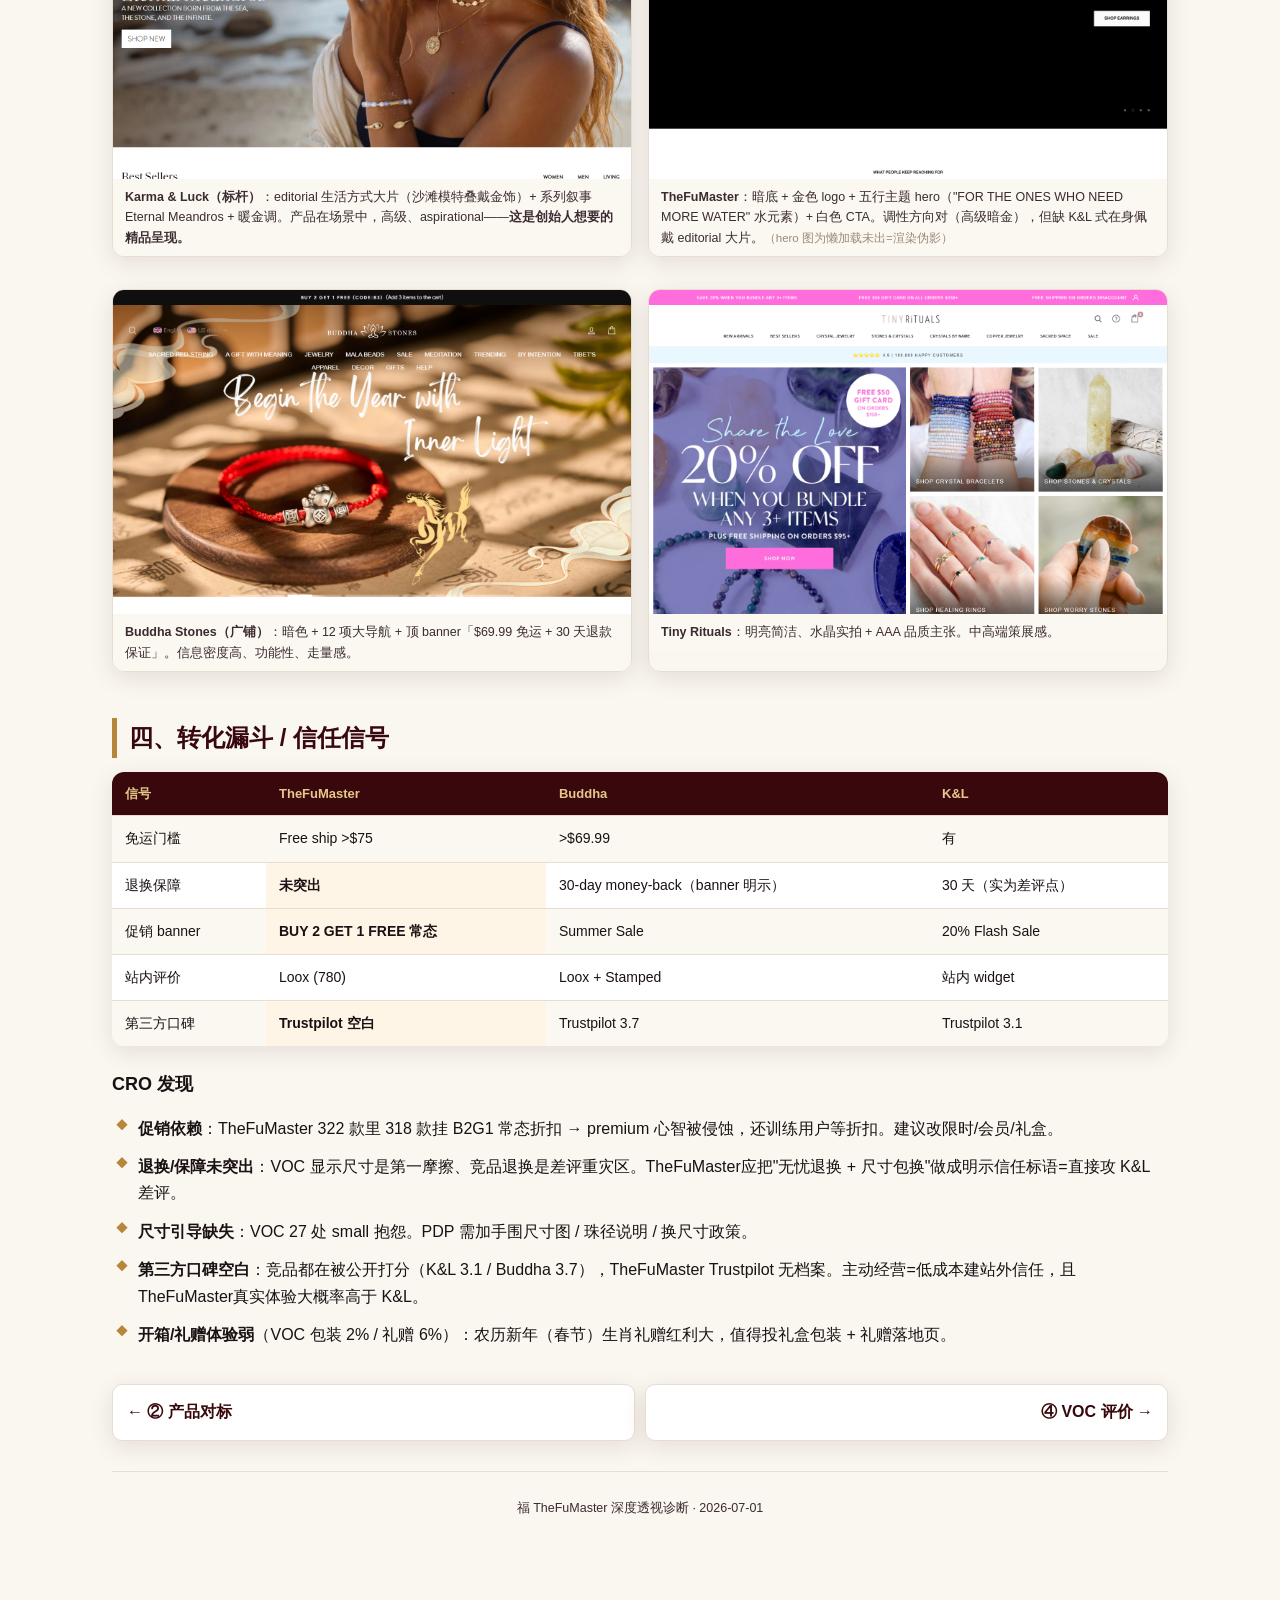
<file: site_analysis.html>
<!DOCTYPE html>
<html lang="zh-CN"><head>
<meta charset="utf-8"><meta name="viewport" content="width=device-width,initial-scale=1">
<title>③ 价格·视觉·页面 CRO — TheFuMaster 诊断</title>
<link rel="stylesheet" href="style.css">
</head><body>
<div class="topbar">
  <span class="brand">福 TheFuMaster 诊断</span>
  <a href="index.html">总览</a>
  <a href="strategy.html">战略·SWOT</a>
  <a href="product.html">产品对标</a>
  <a href="site_analysis.html" class="active">价格·视觉·CRO</a>
  <a href="reviews.html">VOC评价</a>
  <a href="instagram.html">IG审计</a>
  <a href="roadmap.html">路线图</a>
</div>
<div class="hero">
  <div class="kicker">子报告 ③</div>
  <h1>价格 · 视觉 · 页面 CRO 对标</h1>
  <p>价格架构、导航信息架构、视觉调性、转化漏斗与信任信号——含 1440×900 实测截图。</p>
</div>
<div class="wrap">

  <div class="callout co-key">
    <b>采样说明（守方法论）：</b> 全部 Shopify 站首屏 hero 为懒加载轮播，headless 未触发出图（黑屏），<b>属渲染伪影非站点缺陷</b>；导航 / 顶部 banner / 文案均真实截到，为 CRO 分析主依据。
  </div>

  <h2>一、价格架构</h2>
  <table>
    <tr><th>站点</th><th>区间</th><th>中位</th><th>P25–P75</th><th>判定</th></tr>
    <tr class="hi"><td><b>TheFuMaster</b></td><td>$39.99–129.99</td><td>$59.99</td><td>$39.99–59.99</td><td>最干净的窄 premium 带</td></tr>
    <tr><td>Conscious Items</td><td>$1–119</td><td>$34.45</td><td>$29–49</td><td>低价大众</td></tr>
    <tr><td>Energy Muse</td><td>$2.37–14999</td><td>$29.95</td><td>$19.88–58.88</td><td>低锚 + 长尾天价</td></tr>
    <tr><td>Buddha Stones</td><td>$1–4399</td><td>$36.59</td><td>—</td><td>低价走量</td></tr>
    <tr><td>Tiny Rituals</td><td>$0.75–1095</td><td>$78.00</td><td>$48–178</td><td>高端跨度大</td></tr>
    <tr><td>Karma & Luck</td><td>$0.99–3699</td><td>$89.00</td><td>$59–149</td><td>premium + 高长尾</td></tr>
  </table>
  <ul class="clean">
    <li>TheFuMaster是全组<b>价格心智最一致</b>的：无 $1 垃圾、无天价长尾，P25-P75 仅 $40-60。这是 premium 资产，别为"广铺"引入低价 SKU 破坏它。</li>
    <li>向上空间：均价 $54.99 &lt; 中位 $59.99，可用套装/礼盒把 AOV 往 K&L 的 $89 靠。</li>
  </ul>

  <h2>二、导航 / 信息架构（CRO 第一痛点）</h2>
  <table>
    <tr><th>站点</th><th>顶级导航</th><th>模式</th></tr>
    <tr><td>Buddha Stones</td><td><b>12+ 项</b>（Sacred Red String / Gift / Jewelry / Mala / Sale / Meditation / Trending / By Intention / Tibet's / Apparel / Decor / Gifts / Help）</td><td>广铺全暴露=杂但直给</td></tr>
    <tr class="hi"><td><b>Karma & Luck</b></td><td>~6 项（Women / Men / Living / Signature / Bundles / Gifts）</td><td>精品克制，2109 SKU 藏在干净策展后</td></tr>
    <tr><td><b>TheFuMaster</b></td><td>4 项（Fu Map / Shop / Gifts / About）</td><td>顶层干净，但 Shop mega-menu 内爆 6 轴</td></tr>
  </table>
  <div class="callout co-good"><b>核心洞察：</b> K&L 的「精品感」= 导航克制 + editorial 呈现，不是靠少 SKU（它有 2109）。TheFuMaster顶层已干净，病灶在 mega-menu 6 组维度交叉。<b>修法 = 把 mega-menu 降到 2 主轴（意图 + 品类），五行/材质/符号/生肖降为集合页内筛选器。</b></div>

  <h2>三、视觉调性（实测截图）</h2>
  <div class="grid2">
    <div class="shot"><img src="assets/karmaandluck_home.png" alt="Karma and Luck 首页"><div class="cap"><b>Karma & Luck（标杆）</b>：editorial 生活方式大片（沙滩模特叠戴金饰）+ 系列叙事 Eternal Meandros + 暖金调。产品在场景中，高级、aspirational——<b>这是创始人想要的精品呈现。</b></div></div>
    <div class="shot"><img src="assets/thefumaster_home.png" alt="TheFuMaster 首页"><div class="cap"><b>TheFuMaster</b>：暗底 + 金色 logo + 五行主题 hero（"FOR THE ONES WHO NEED MORE WATER" 水元素）+ 白色 CTA。调性方向对（高级暗金），但缺 K&L 式在身佩戴 editorial 大片。<span class="src">（hero 图为懒加载未出=渲染伪影）</span></div></div>
    <div class="shot"><img src="assets/buddhastone_home.png" alt="Buddha Stones 首页"><div class="cap"><b>Buddha Stones（广铺）</b>：暗色 + 12 项大导航 + 顶 banner「$69.99 免运 + 30 天退款保证」。信息密度高、功能性、走量感。</div></div>
    <div class="shot"><img src="assets/tinyrituals_home.png" alt="Tiny Rituals 首页"><div class="cap"><b>Tiny Rituals</b>：明亮简洁、水晶实拍 + AAA 品质主张。中高端策展感。</div></div>
  </div>

  <h2>四、转化漏斗 / 信任信号</h2>
  <table>
    <tr><th>信号</th><th>TheFuMaster</th><th>Buddha</th><th>K&L</th></tr>
    <tr><td>免运门槛</td><td>Free ship &gt;$75</td><td>&gt;$69.99</td><td>有</td></tr>
    <tr><td>退换保障</td><td class="hi">未突出</td><td>30-day money-back（banner 明示）</td><td>30 天（实为差评点）</td></tr>
    <tr><td>促销 banner</td><td class="hi">BUY 2 GET 1 FREE 常态</td><td>Summer Sale</td><td>20% Flash Sale</td></tr>
    <tr><td>站内评价</td><td>Loox (780)</td><td>Loox + Stamped</td><td>站内 widget</td></tr>
    <tr><td>第三方口碑</td><td class="hi">Trustpilot 空白</td><td>Trustpilot 3.7</td><td>Trustpilot 3.1</td></tr>
  </table>

  <h3>CRO 发现</h3>
  <ul class="clean">
    <li><b>促销依赖</b>：TheFuMaster 322 款里 318 款挂 B2G1 常态折扣 → premium 心智被侵蚀，还训练用户等折扣。建议改限时/会员/礼盒。</li>
    <li><b>退换/保障未突出</b>：VOC 显示尺寸是第一摩擦、竞品退换是差评重灾区。TheFuMaster应把"无忧退换 + 尺寸包换"做成明示信任标语=直接攻 K&L 差评。</li>
    <li><b>尺寸引导缺失</b>：VOC 27 处 small 抱怨。PDP 需加手围尺寸图 / 珠径说明 / 换尺寸政策。</li>
    <li><b>第三方口碑空白</b>：竞品都在被公开打分（K&L 3.1 / Buddha 3.7），TheFuMaster Trustpilot 无档案。主动经营=低成本建站外信任，且TheFuMaster真实体验大概率高于 K&L。</li>
    <li><b>开箱/礼赠体验弱</b>（VOC 包装 2% / 礼赠 6%）：农历新年（春节）生肖礼赠红利大，值得投礼盒包装 + 礼赠落地页。</li>
  </ul>

  <div class="pagenav">
    <a href="product.html">← ② 产品对标</a>
    <a class="next" href="reviews.html">④ VOC 评价 →</a>
  </div>
  <div class="foot">福 TheFuMaster 深度透视诊断 · 2026-07-01</div>
</div>
</body></html>
</file>
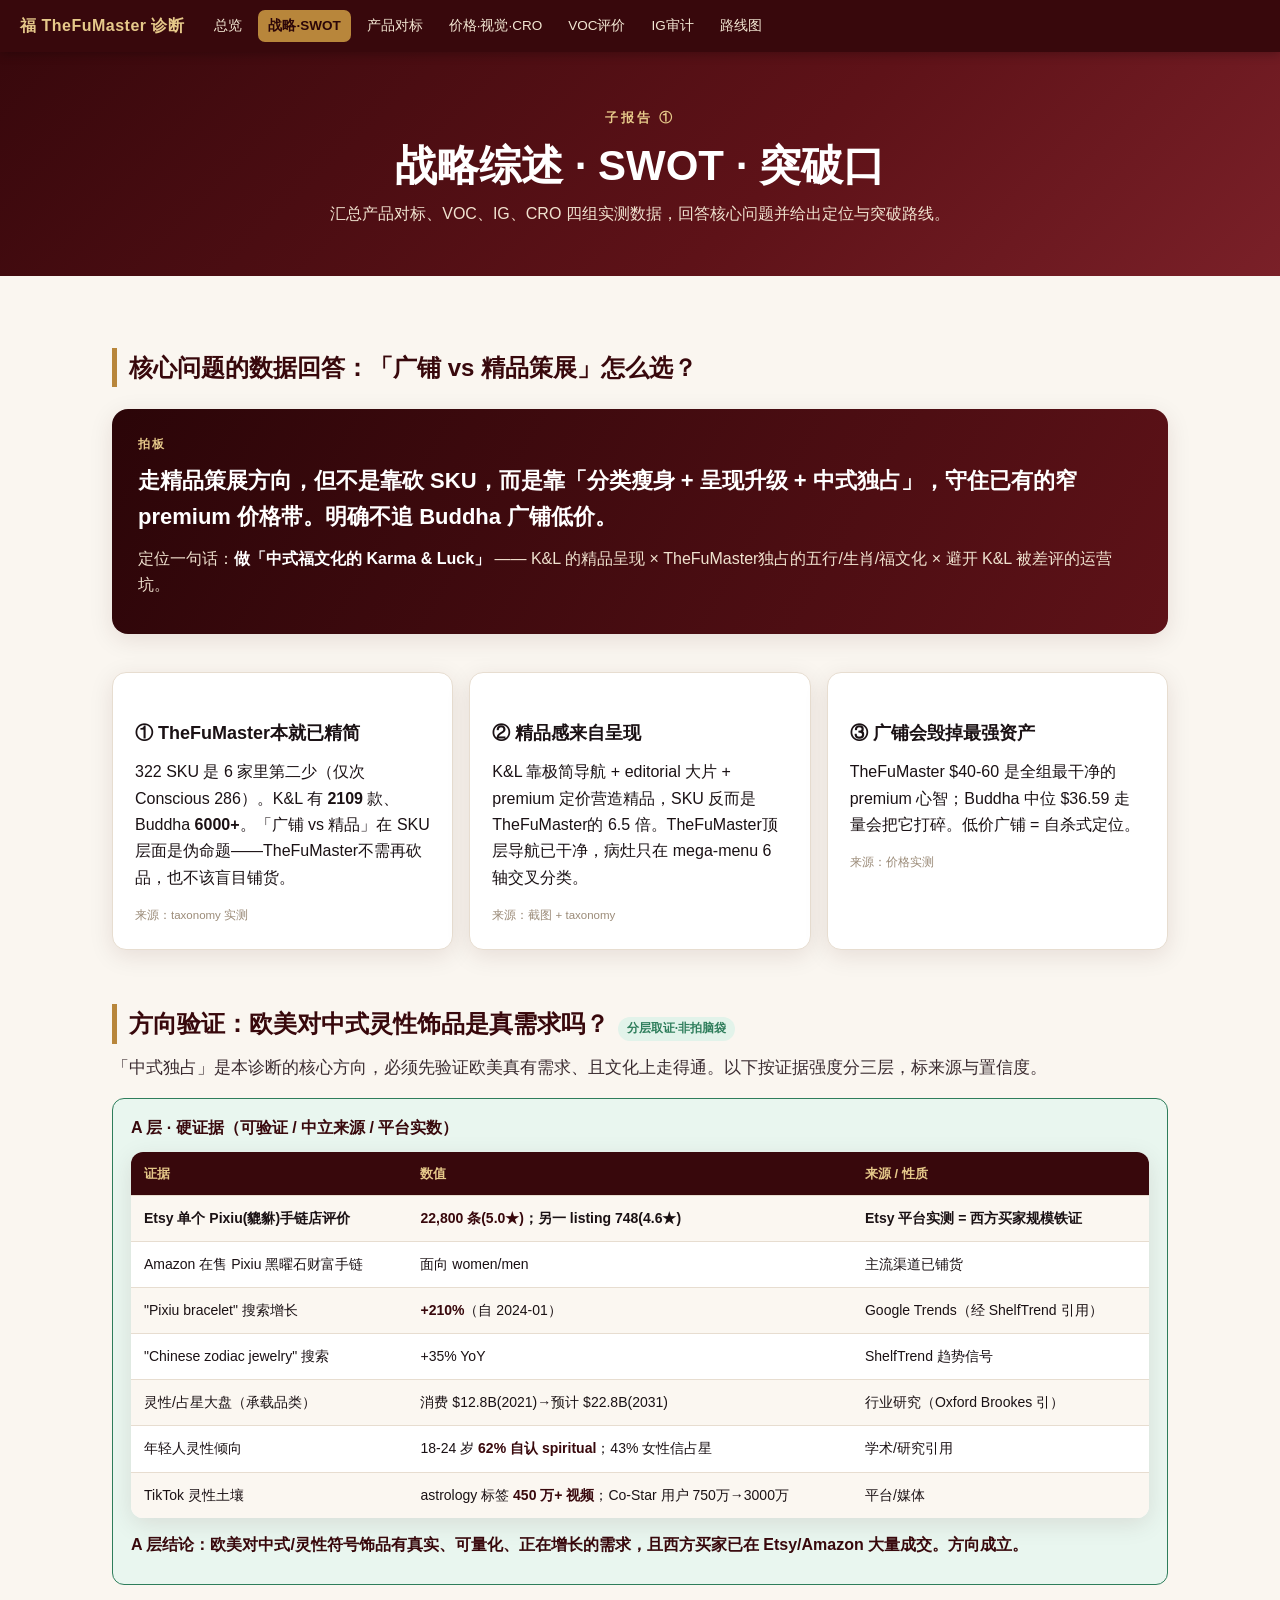
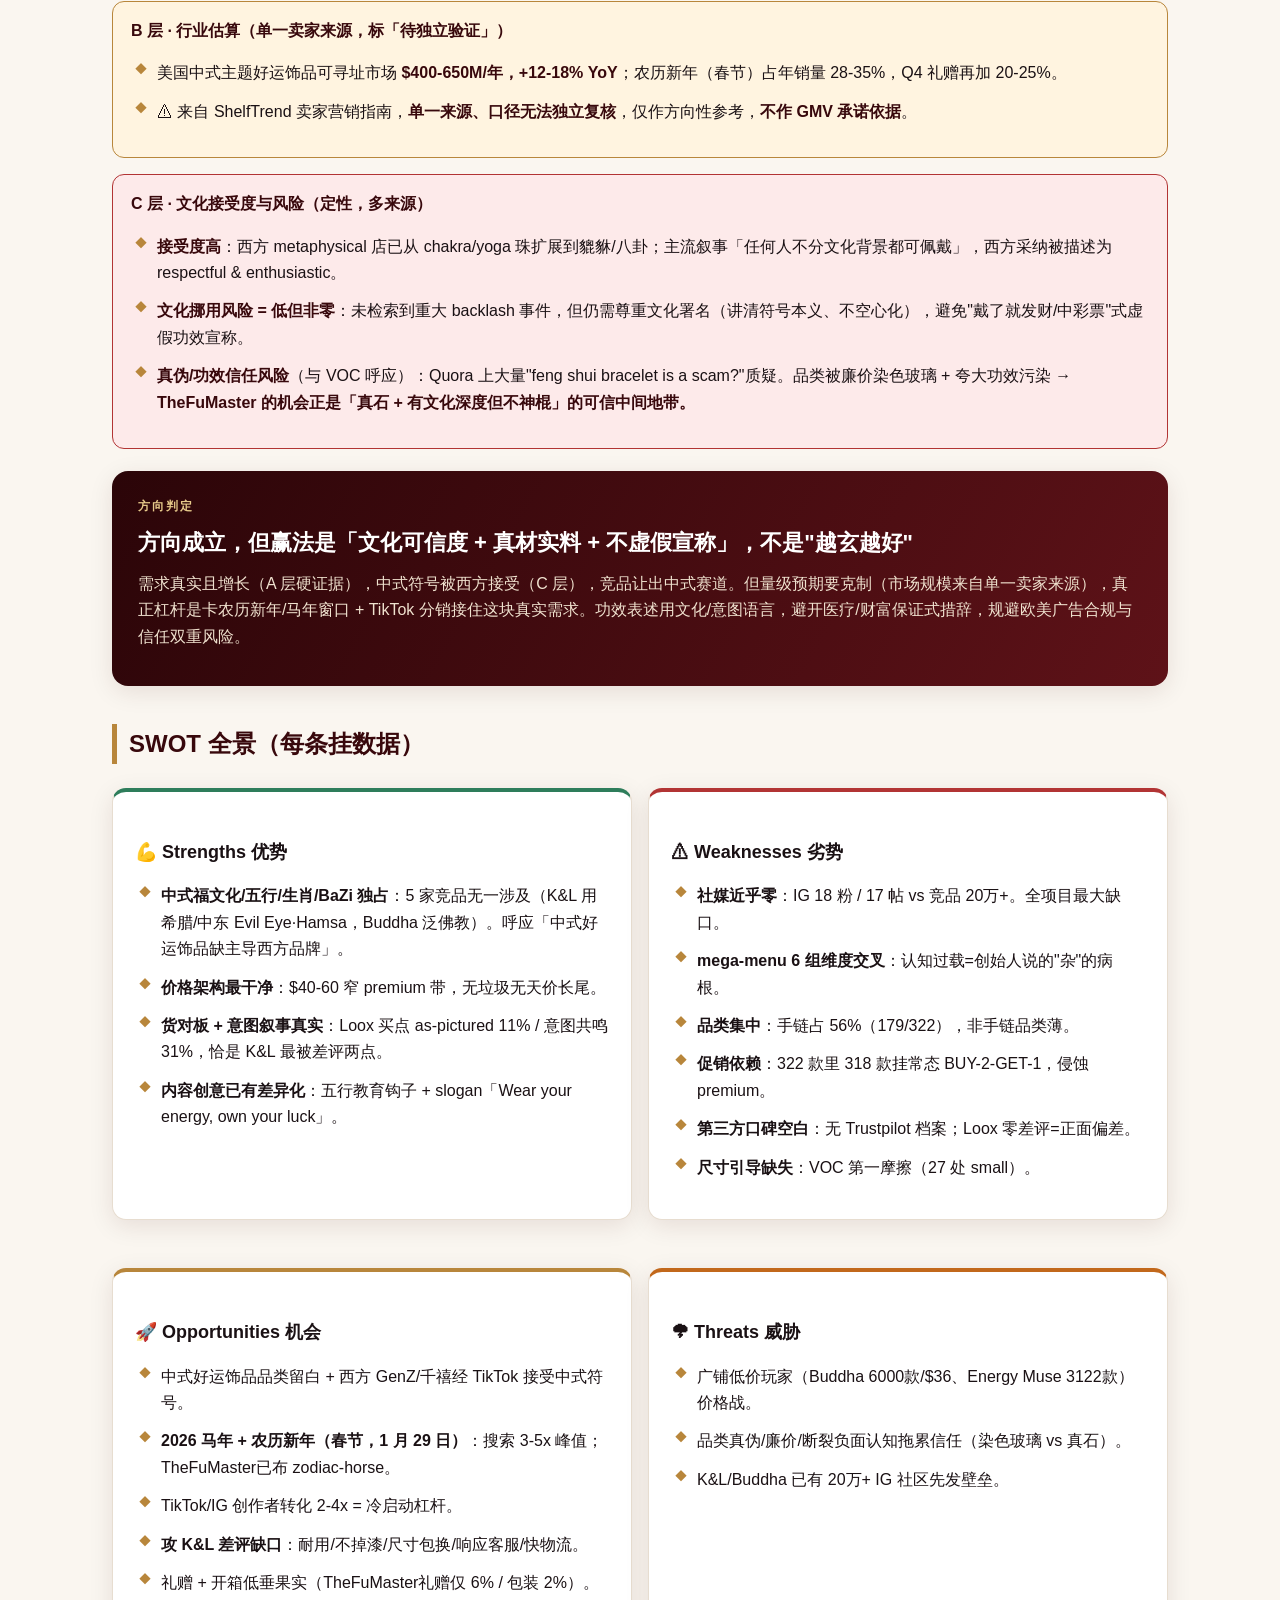
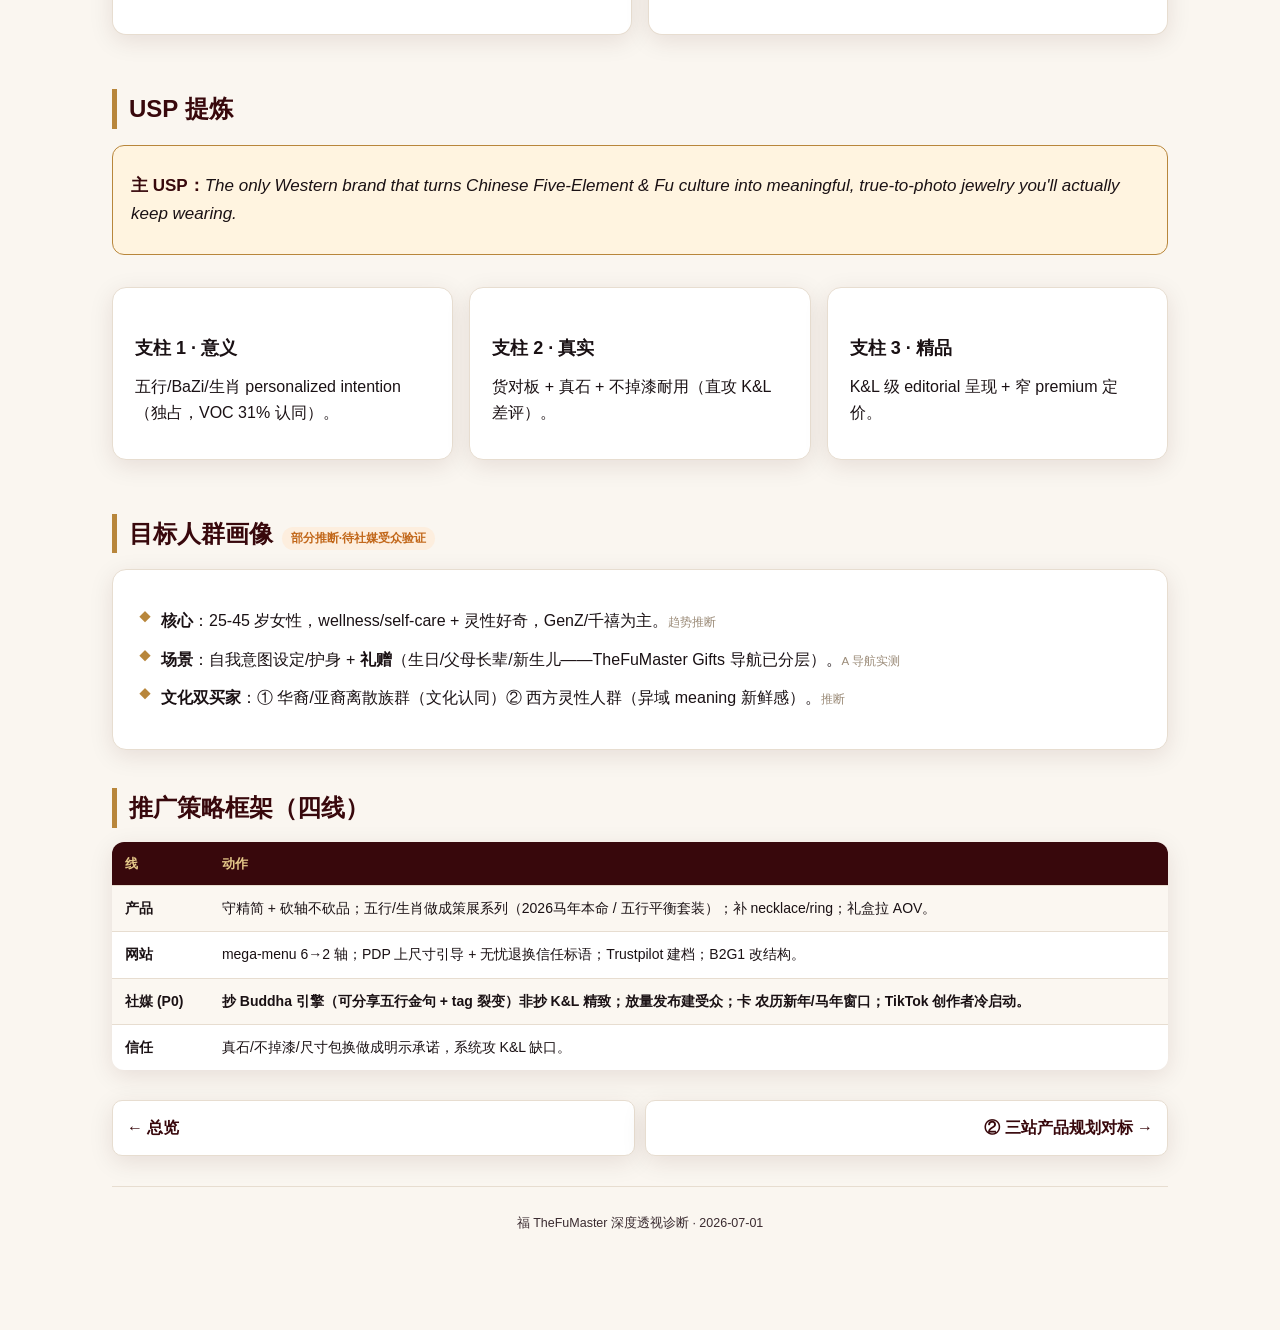
<file: strategy.html>
<!DOCTYPE html>
<html lang="zh-CN"><head>
<meta charset="utf-8"><meta name="viewport" content="width=device-width,initial-scale=1">
<title>① 战略综述 · SWOT · 突破口 — TheFuMaster 诊断</title>
<link rel="stylesheet" href="style.css">
</head><body>
<div class="topbar">
  <span class="brand">福 TheFuMaster 诊断</span>
  <a href="index.html">总览</a>
  <a href="strategy.html" class="active">战略·SWOT</a>
  <a href="product.html">产品对标</a>
  <a href="site_analysis.html">价格·视觉·CRO</a>
  <a href="reviews.html">VOC评价</a>
  <a href="instagram.html">IG审计</a>
  <a href="roadmap.html">路线图</a>
</div>
<div class="hero">
  <div class="kicker">子报告 ①</div>
  <h1>战略综述 · SWOT · 突破口</h1>
  <p>汇总产品对标、VOC、IG、CRO 四组实测数据，回答核心问题并给出定位与突破路线。</p>
</div>
<div class="wrap">

  <h2>核心问题的数据回答：「广铺 vs 精品策展」怎么选？</h2>
  <div class="verdict">
    <div class="lbl">拍板</div>
    <h3>走精品策展方向，但不是靠砍 SKU，而是靠「分类瘦身 + 呈现升级 + 中式独占」，守住已有的窄 premium 价格带。明确不追 Buddha 广铺低价。</h3>
    <p>定位一句话：<b style="color:#fff">做「中式福文化的 Karma & Luck」</b> —— K&L 的精品呈现 × TheFuMaster独占的五行/生肖/福文化 × 避开 K&L 被差评的运营坑。</p>
  </div>

  <div class="grid3">
    <div class="card"><h3>① TheFuMaster本就已精简</h3><p>322 SKU 是 6 家里第二少（仅次 Conscious 286）。K&L 有 <b>2109</b> 款、Buddha <b>6000+</b>。「广铺 vs 精品」在 SKU 层面是伪命题——TheFuMaster不需再砍品，也不该盲目铺货。</p><span class="src">来源：taxonomy 实测</span></div>
    <div class="card"><h3>② 精品感来自呈现</h3><p>K&L 靠极简导航 + editorial 大片 + premium 定价营造精品，SKU 反而是TheFuMaster的 6.5 倍。TheFuMaster顶层导航已干净，病灶只在 mega-menu 6 轴交叉分类。</p><span class="src">来源：截图 + taxonomy</span></div>
    <div class="card"><h3>③ 广铺会毁掉最强资产</h3><p>TheFuMaster $40-60 是全组最干净的 premium 心智；Buddha 中位 $36.59 走量会把它打碎。低价广铺 = 自杀式定位。</p><span class="src">来源：价格实测</span></div>
  </div>

  <h2>方向验证：欧美对中式灵性饰品是真需求吗？ <span class="tag t-good">分层取证·非拍脑袋</span></h2>
  <p class="lead">「中式独占」是本诊断的核心方向，必须先验证欧美真有需求、且文化上走得通。以下按证据强度分三层，标来源与置信度。</p>

  <div class="callout co-good">
    <b>A 层 · 硬证据（可验证 / 中立来源 / 平台实数）</b>
    <table style="margin-top:10px">
      <tr><th>证据</th><th>数值</th><th>来源 / 性质</th></tr>
      <tr class="hi"><td>Etsy 单个 Pixiu(貔貅)手链店评价</td><td><b>22,800 条(5.0★)</b>；另一 listing 748(4.6★)</td><td>Etsy 平台实测 = 西方买家规模铁证</td></tr>
      <tr><td>Amazon 在售 Pixiu 黑曜石财富手链</td><td>面向 women/men</td><td>主流渠道已铺货</td></tr>
      <tr><td>"Pixiu bracelet" 搜索增长</td><td><b>+210%</b>（自 2024-01）</td><td>Google Trends（经 ShelfTrend 引用）</td></tr>
      <tr><td>"Chinese zodiac jewelry" 搜索</td><td>+35% YoY</td><td>ShelfTrend 趋势信号</td></tr>
      <tr><td>灵性/占星大盘（承载品类）</td><td>消费 $12.8B(2021)→预计 $22.8B(2031)</td><td>行业研究（Oxford Brookes 引）</td></tr>
      <tr><td>年轻人灵性倾向</td><td>18-24 岁 <b>62% 自认 spiritual</b>；43% 女性信占星</td><td>学术/研究引用</td></tr>
      <tr><td>TikTok 灵性土壤</td><td>astrology 标签 <b>450 万+ 视频</b>；Co-Star 用户 750万→3000万</td><td>平台/媒体</td></tr>
    </table>
    <p style="margin-top:8px"><b>A 层结论：欧美对中式/灵性符号饰品有真实、可量化、正在增长的需求，且西方买家已在 Etsy/Amazon 大量成交。方向成立。</b></p>
  </div>

  <div class="callout co-key">
    <b>B 层 · 行业估算（单一卖家来源，标「待独立验证」）</b>
    <ul class="clean">
      <li>美国中式主题好运饰品可寻址市场 <b>$400-650M/年，+12-18% YoY</b>；农历新年（春节）占年销量 28-35%，Q4 礼赠再加 20-25%。</li>
      <li>⚠ 来自 ShelfTrend 卖家营销指南，<b>单一来源、口径无法独立复核</b>，仅作方向性参考，<b>不作 GMV 承诺依据</b>。</li>
    </ul>
  </div>

  <div class="callout co-bad">
    <b>C 层 · 文化接受度与风险（定性，多来源）</b>
    <ul class="clean">
      <li><b>接受度高</b>：西方 metaphysical 店已从 chakra/yoga 珠扩展到貔貅/八卦；主流叙事「任何人不分文化背景都可佩戴」，西方采纳被描述为 respectful & enthusiastic。</li>
      <li><b>文化挪用风险 = 低但非零</b>：未检索到重大 backlash 事件，但仍需尊重文化署名（讲清符号本义、不空心化），避免"戴了就发财/中彩票"式虚假功效宣称。</li>
      <li><b>真伪/功效信任风险</b>（与 VOC 呼应）：Quora 上大量"feng shui bracelet is a scam?"质疑。品类被廉价染色玻璃 + 夸大功效污染 → <b>TheFuMaster 的机会正是「真石 + 有文化深度但不神棍」的可信中间地带。</b></li>
    </ul>
  </div>

  <div class="verdict">
    <div class="lbl">方向判定</div>
    <h3>方向成立，但赢法是「文化可信度 + 真材实料 + 不虚假宣称」，不是"越玄越好"</h3>
    <p>需求真实且增长（A 层硬证据），中式符号被西方接受（C 层），竞品让出中式赛道。但量级预期要克制（市场规模来自单一卖家来源），真正杠杆是卡农历新年/马年窗口 + TikTok 分销接住这块真实需求。功效表述用文化/意图语言，避开医疗/财富保证式措辞，规避欧美广告合规与信任双重风险。</p>
  </div>

  <h2>SWOT 全景（每条挂数据）</h2>
  <div class="grid2">
    <div class="card" style="border-top:4px solid var(--good)">
      <h3>💪 Strengths 优势</h3>
      <ul class="clean">
        <li><b>中式福文化/五行/生肖/BaZi 独占</b>：5 家竞品无一涉及（K&L 用希腊/中东 Evil Eye·Hamsa，Buddha 泛佛教）。呼应「中式好运饰品缺主导西方品牌」。</li>
        <li><b>价格架构最干净</b>：$40-60 窄 premium 带，无垃圾无天价长尾。</li>
        <li><b>货对板 + 意图叙事真实</b>：Loox 买点 as-pictured 11% / 意图共鸣 31%，恰是 K&L 最被差评两点。</li>
        <li><b>内容创意已有差异化</b>：五行教育钩子 + slogan「Wear your energy, own your luck」。</li>
      </ul>
    </div>
    <div class="card" style="border-top:4px solid var(--bad)">
      <h3>⚠ Weaknesses 劣势</h3>
      <ul class="clean">
        <li><b>社媒近乎零</b>：IG 18 粉 / 17 帖 vs 竞品 20万+。全项目最大缺口。</li>
        <li><b>mega-menu 6 组维度交叉</b>：认知过载=创始人说的"杂"的病根。</li>
        <li><b>品类集中</b>：手链占 56%（179/322），非手链品类薄。</li>
        <li><b>促销依赖</b>：322 款里 318 款挂常态 BUY-2-GET-1，侵蚀 premium。</li>
        <li><b>第三方口碑空白</b>：无 Trustpilot 档案；Loox 零差评=正面偏差。</li>
        <li><b>尺寸引导缺失</b>：VOC 第一摩擦（27 处 small）。</li>
      </ul>
    </div>
    <div class="card" style="border-top:4px solid var(--gold)">
      <h3>🚀 Opportunities 机会</h3>
      <ul class="clean">
        <li>中式好运饰品品类留白 + 西方 GenZ/千禧经 TikTok 接受中式符号。</li>
        <li><b>2026 马年 + 农历新年（春节，1 月 29 日）</b>：搜索 3-5x 峰值；TheFuMaster已布 zodiac-horse。</li>
        <li>TikTok/IG 创作者转化 2-4x = 冷启动杠杆。</li>
        <li><b>攻 K&L 差评缺口</b>：耐用/不掉漆/尺寸包换/响应客服/快物流。</li>
        <li>礼赠 + 开箱低垂果实（TheFuMaster礼赠仅 6% / 包装 2%）。</li>
      </ul>
    </div>
    <div class="card" style="border-top:4px solid var(--warn)">
      <h3>🌩 Threats 威胁</h3>
      <ul class="clean">
        <li>广铺低价玩家（Buddha 6000款/$36、Energy Muse 3122款）价格战。</li>
        <li>品类真伪/廉价/断裂负面认知拖累信任（染色玻璃 vs 真石）。</li>
        <li>K&L/Buddha 已有 20万+ IG 社区先发壁垒。</li>
      </ul>
    </div>
  </div>

  <h2>USP 提炼</h2>
  <div class="callout co-key">
    <p style="font-size:17px"><b>主 USP：</b><i>The only Western brand that turns Chinese Five-Element & Fu culture into meaningful, true-to-photo jewelry you'll actually keep wearing.</i></p>
  </div>
  <div class="grid3">
    <div class="card"><h3>支柱 1 · 意义</h3><p>五行/BaZi/生肖 personalized intention（独占，VOC 31% 认同）。</p></div>
    <div class="card"><h3>支柱 2 · 真实</h3><p>货对板 + 真石 + 不掉漆耐用（直攻 K&L 差评）。</p></div>
    <div class="card"><h3>支柱 3 · 精品</h3><p>K&L 级 editorial 呈现 + 窄 premium 定价。</p></div>
  </div>

  <h2>目标人群画像 <span class="tag t-warn">部分推断·待社媒受众验证</span></h2>
  <div class="card">
    <ul class="clean">
      <li><b>核心</b>：25-45 岁女性，wellness/self-care + 灵性好奇，GenZ/千禧为主。<span class="src">趋势推断</span></li>
      <li><b>场景</b>：自我意图设定/护身 + <b>礼赠</b>（生日/父母长辈/新生儿——TheFuMaster Gifts 导航已分层）。<span class="src">A 导航实测</span></li>
      <li><b>文化双买家</b>：① 华裔/亚裔离散族群（文化认同）② 西方灵性人群（异域 meaning 新鲜感）。<span class="src">推断</span></li>
    </ul>
  </div>

  <h2>推广策略框架（四线）</h2>
  <table>
    <tr><th>线</th><th>动作</th></tr>
    <tr><td><b>产品</b></td><td>守精简 + 砍轴不砍品；五行/生肖做成策展系列（2026马年本命 / 五行平衡套装）；补 necklace/ring；礼盒拉 AOV。</td></tr>
    <tr><td><b>网站</b></td><td>mega-menu 6→2 轴；PDP 上尺寸引导 + 无忧退换信任标语；Trustpilot 建档；B2G1 改结构。</td></tr>
    <tr class="hi"><td><b>社媒 (P0)</b></td><td>抄 Buddha 引擎（可分享五行金句 + tag 裂变）非抄 K&L 精致；放量发布建受众；卡 农历新年/马年窗口；TikTok 创作者冷启动。</td></tr>
    <tr><td><b>信任</b></td><td>真石/不掉漆/尺寸包换做成明示承诺，系统攻 K&L 缺口。</td></tr>
  </table>

  <div class="pagenav">
    <a href="index.html">← 总览</a>
    <a class="next" href="product.html">② 三站产品规划对标 →</a>
  </div>
  <div class="foot">福 TheFuMaster 深度透视诊断 · 2026-07-01</div>
</div>
</body></html>
</file>
<file: style.css>
/* TheFuMaster 诊断报告中心 — Genspark 风 · 暗金调性 */
:root{
  --ink:#1a1114; --ink2:#3a2b30; --cream:#faf6f0; --paper:#ffffff;
  --red:#5e1218; --red-deep:#38080C; --gold:#b8863b; --gold-lt:#e6c98a;
  --line:#e7ddd0; --good:#2e7d5b; --warn:#c2681b; --bad:#b23434;
  --shadow:0 6px 24px rgba(56,8,12,.10);
}
*{box-sizing:border-box;margin:0;padding:0}
html{scroll-behavior:smooth}
body{font-family:-apple-system,"Segoe UI",Roboto,"PingFang SC","Microsoft YaHei",sans-serif;
  color:var(--ink);background:var(--cream);line-height:1.65;-webkit-font-smoothing:antialiased}
a{color:var(--red)}
/* top nav */
.topbar{position:sticky;top:0;z-index:50;background:var(--red-deep);color:#fff;
  display:flex;align-items:center;gap:6px;padding:10px 20px;flex-wrap:wrap;box-shadow:0 2px 10px rgba(0,0,0,.25)}
.topbar .brand{font-weight:800;letter-spacing:.5px;margin-right:14px;color:var(--gold-lt)}
.topbar a{color:#f3e7d3;text-decoration:none;font-size:13.5px;padding:5px 10px;border-radius:7px;white-space:nowrap}
.topbar a:hover{background:rgba(255,255,255,.12)}
.topbar a.active{background:var(--gold);color:#2b0508;font-weight:700}
/* hero */
.hero{background:linear-gradient(135deg,var(--red-deep),var(--red) 60%,#7a2028);color:#fff;padding:56px 24px 48px;text-align:center}
.hero .kicker{color:var(--gold-lt);letter-spacing:3px;font-size:12.5px;font-weight:700;text-transform:uppercase}
.hero h1{font-size:clamp(26px,4vw,42px);margin:12px 0 10px;line-height:1.2}
.hero p{max-width:760px;margin:0 auto;color:#f0e2cf;font-size:16px}
.wrap{max-width:1100px;margin:0 auto;padding:34px 22px 70px}
h2{font-size:24px;margin:38px 0 8px;color:var(--red-deep);border-left:5px solid var(--gold);padding-left:12px}
h3{font-size:18px;margin:24px 0 8px;color:var(--ink)}
p{margin:10px 0}
.lead{font-size:17px;color:var(--ink2)}
/* stat cards */
.stats{display:grid;grid-template-columns:repeat(auto-fit,minmax(170px,1fr));gap:16px;margin:22px 0}
.stat{background:var(--paper);border:1px solid var(--line);border-radius:14px;padding:20px;box-shadow:var(--shadow);text-align:center}
.stat .n{font-size:34px;font-weight:800;color:var(--red);line-height:1}
.stat .l{font-size:13px;color:var(--ink2);margin-top:8px}
.stat.alert .n{color:var(--bad)}
.stat.good .n{color:var(--good)}
/* generic card */
.card{background:var(--paper);border:1px solid var(--line);border-radius:14px;padding:22px;box-shadow:var(--shadow);margin:16px 0}
.grid2{display:grid;grid-template-columns:1fr 1fr;gap:16px}
.grid3{display:grid;grid-template-columns:repeat(3,1fr);gap:16px}
@media(max-width:820px){.grid2,.grid3{grid-template-columns:1fr}}
/* tables */
table{width:100%;border-collapse:collapse;margin:14px 0;background:var(--paper);border-radius:12px;overflow:hidden;box-shadow:var(--shadow);font-size:14px}
th,td{padding:11px 13px;text-align:left;border-bottom:1px solid var(--line);vertical-align:top}
th{background:var(--red-deep);color:var(--gold-lt);font-weight:700;font-size:13px}
tr:last-child td{border-bottom:none}
tr:nth-child(even) td{background:#fbf7f1}
.hi{background:#fff5e6 !important;font-weight:600}
/* badges */
.tag{display:inline-block;font-size:12px;font-weight:700;padding:2px 9px;border-radius:20px;margin:1px 2px}
.t-good{background:#e2f3ea;color:var(--good)}
.t-bad{background:#fbe4e4;color:var(--bad)}
.t-warn{background:#fdeede;color:var(--warn)}
.t-neu{background:#efe7da;color:var(--ink2)}
/* quote */
.quote{border-left:4px solid var(--gold);background:#fbf6ee;padding:12px 16px;margin:10px 0;border-radius:0 10px 10px 0;font-style:italic;color:var(--ink2)}
/* callout */
.callout{border-radius:12px;padding:16px 18px;margin:16px 0;border:1px solid}
.co-key{background:#fff4e0;border-color:var(--gold)}
.co-good{background:#e9f6ef;border-color:var(--good)}
.co-bad{background:#fdeaea;border-color:var(--bad)}
.callout b{color:var(--red-deep)}
/* verdict banner */
.verdict{background:linear-gradient(120deg,#2b0508,#5e1218);color:#fff;border-radius:16px;padding:26px;margin:22px 0;box-shadow:var(--shadow)}
.verdict .lbl{color:var(--gold-lt);font-weight:800;letter-spacing:2px;font-size:12px;text-transform:uppercase}
.verdict h3{color:#fff;font-size:22px;margin:8px 0}
.verdict p{color:#f0e2cf}
/* screenshot */
.shot{border:1px solid var(--line);border-radius:12px;overflow:hidden;box-shadow:var(--shadow);margin:8px 0}
.shot img{width:100%;display:block}
.shot .cap{font-size:12.5px;color:var(--ink2);padding:8px 12px;background:#fbf7f1}
/* list */
ul.clean{list-style:none;margin:10px 0}
ul.clean li{padding:6px 0 6px 26px;position:relative}
ul.clean li:before{content:"◆";color:var(--gold);position:absolute;left:4px;top:6px;font-size:12px}
.foot{text-align:center;color:var(--ink2);font-size:12.5px;padding:26px;border-top:1px solid var(--line);margin-top:30px}
.src{font-size:11.5px;color:#9b8b78}
.pagenav{display:flex;justify-content:space-between;margin-top:30px;gap:10px}
.pagenav a{flex:1;text-decoration:none;background:var(--paper);border:1px solid var(--line);border-radius:10px;padding:14px;color:var(--red-deep);font-weight:600;box-shadow:var(--shadow)}
.pagenav a:hover{border-color:var(--gold)}
.pagenav a.next{text-align:right}
</file>
